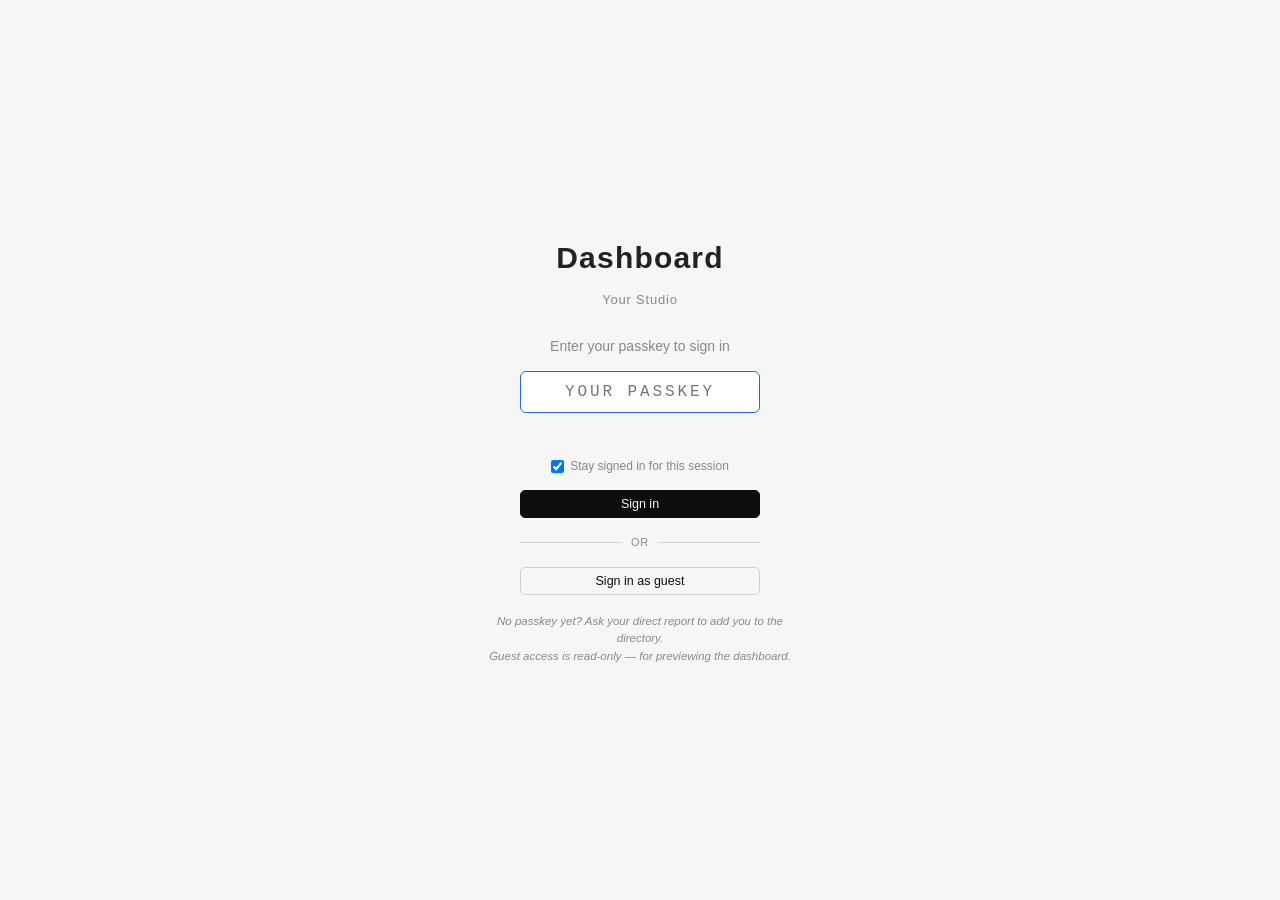
<file: template/index.html>
<!DOCTYPE html>
<html lang="en">
<head>
<meta charset="UTF-8" />
<meta name="viewport" content="width=device-width, initial-scale=1.0" />
<title>Dashboard</title>
<link rel="stylesheet" href="styles.css?v=20260603c" />
</head>
<body>

<!-- ── SIDEBAR ── -->
<aside id="sidebar">
  <div id="sidebar-logo">
    <div id="sidebar-logo-text" class="sidebar-collapsible">
      <div class="studio-label">Your Studio</div>
      <h1 onclick="showHome()">Dashboard</h1>
    </div>
    <button class="icon-btn sidebar-collapsible" onclick="toggleDark()" id="dark-btn" title="Toggle dark mode">
      <svg id="dark-icon" width="16" height="16" viewBox="0 0 24 24" fill="none" stroke="currentColor" stroke-width="2.2" stroke-linecap="round" stroke-linejoin="round">
        <path d="M21 12.79A9 9 0 1 1 11.21 3 7 7 0 0 0 21 12.79z"/>
      </svg>
    </button>
    <button class="icon-btn sidebar-collapsible" onclick="openTeamDirectory()" id="team-btn" title="Team Directory">
      <svg width="16" height="16" viewBox="0 0 24 24" fill="none" stroke="currentColor" stroke-width="2.2" stroke-linecap="round" stroke-linejoin="round">
        <path d="M17 21v-2a4 4 0 0 0-4-4H5a4 4 0 0 0-4 4v2"/>
        <circle cx="9" cy="7" r="4"/>
        <path d="M23 21v-2a4 4 0 0 0-3-3.87"/>
        <path d="M16 3.13a4 4 0 0 1 0 7.75"/>
      </svg>
      <span id="fb-status-dot"></span>
    </button>
    <button class="icon-btn" id="sidebar-toggle" onclick="toggleSidebar()" title="Toggle sidebar">
      <svg width="18" height="18" viewBox="0 0 24 24" fill="none" stroke="currentColor" stroke-width="2.2" stroke-linecap="round" stroke-linejoin="round">
        <line x1="3" y1="6" x2="21" y2="6"/><line x1="3" y1="12" x2="21" y2="12"/><line x1="3" y1="18" x2="21" y2="18"/>
      </svg>
    </button>
  </div>

  <div id="admin-banner" onclick="exitAdminMode()" title="Click to exit Admin Mode">
    Admin Mode — Click to Exit
  </div>

  <div class="sidebar-scroll sidebar-collapsible">
    <div id="sidebar-sections-container"></div>
  </div>

  <div id="admin-toolbar" class="sidebar-collapsible">
    <button class="admin-tool-btn btn-admin" onclick="openAdminTools()" title="Open admin tools" style="color:#fff;border-color:var(--admin-accent);background:var(--admin-accent)">⚙ Admin Tools…</button>
    <input type="file" id="import-file" accept=".json" style="display:none" onchange="importData(event)" />
    <input type="file" id="merge-import-file" accept=".json" style="display:none" onchange="mergeImportData(event)" />
  </div>

</aside>

<!-- ── MAIN ── -->
<main id="main">
  <div id="top-bar">
    <div class="breadcrumb" id="breadcrumb"></div>
    <button id="search-trigger" onclick="openSearchModal()" title="Search (/)">
      <svg viewBox="0 0 24 24" fill="none" stroke="currentColor" stroke-width="2.2" stroke-linecap="round" stroke-linejoin="round">
        <circle cx="11" cy="11" r="7"/><line x1="21" y1="21" x2="16.65" y2="16.65"/>
      </svg>
      Search
      <span class="search-shortcut">/</span>
    </button>
    <!-- Sign-out chip: visible whenever a user is logged in via passkey. Shown
         to the left of the admin lock button so the current identity (and the
         way out) is always reachable from the top bar. -->
    <div id="signout-chip" onclick="signOut()" title="Sign out of this account"></div>
    <button id="admin-btn" onclick="openAdminAuth()" title="Admin Mode">
      <svg id="admin-icon-locked" viewBox="0 0 24 24" fill="none" stroke="currentColor" stroke-width="2.4" stroke-linecap="round" stroke-linejoin="round">
        <rect x="3" y="11" width="18" height="11" rx="2" ry="2"/>
        <path d="M7 11V7a5 5 0 0 1 10 0v4"/>
      </svg>
      <svg id="admin-icon-unlocked" viewBox="0 0 24 24" fill="none" stroke="currentColor" stroke-width="2.4" stroke-linecap="round" stroke-linejoin="round" style="display:none">
        <rect x="3" y="11" width="18" height="11" rx="2" ry="2"/>
        <path d="M7 11V7a5 5 0 0 1 9.9-1"/>
      </svg>
    </button>
  </div>

  <!-- HOME VIEW -->
  <div id="view-home" class="view active">
    <div class="hero-label">Your Department · Your Studio</div>
    <h2 class="hero-title">Dashboard</h2>
    <p class="hero-sub">Browse from the sidebar, or search for anything below.</p>

    <div id="whats-new"></div>

    <div id="search-wrap">
      <input id="search-input" type="text"
        placeholder="Search the handbook…"
        autocomplete="off" onkeydown="if(event.key==='Enter') runHomeSearch()" />
      <button id="search-btn-home" onclick="runHomeSearch()" title="Search">
        <svg viewBox="0 0 24 24" fill="none" stroke="currentColor" stroke-width="2.2" stroke-linecap="round" stroke-linejoin="round">
          <circle cx="11" cy="11" r="7"/><line x1="21" y1="21" x2="16.65" y2="16.65"/>
        </svg>
      </button>
    </div>

  </div>

  <!-- CATEGORY OVERVIEW VIEW -->
  <div id="view-category" class="view">
    <div class="section-inner">
      <div class="section-num-label" id="cv-label">Category</div>
      <h1 class="section-title" id="cv-title">Title</h1>
      <div class="section-desc" id="cv-desc"></div>
      <div class="section-card-grid" id="cv-grid"></div>
    </div>
  </div>

  <!-- SECTION VIEW -->
  <div id="view-section" class="view">
    <div class="section-inner">
      <div class="section-num-label" id="sv-num">Section</div>
      <h1 class="section-title" id="sv-title">Title</h1>
      <div class="section-desc" id="sv-desc"></div>
      <div class="section-actions" id="sv-actions"></div>
      <div class="section-card-grid" id="sv-grid"></div>
    </div>
  </div>

  <!-- ENTRY VIEW -->
  <div id="view-entry" class="view">
    <div class="entry-inner">
      <button class="entry-back" id="ev-back" onclick="backToSection()">← Back</button>
      <div class="entry-id-label" id="ev-id">Entry</div>
      <h1 class="entry-title" id="ev-title">Title</h1>
      <div class="entry-actions">
        <button class="btn btn-secondary" onclick="openEntryEditor(currentEntryId, currentBase)">✎ Edit Entry</button>
      </div>
      <div class="entry-content" id="ev-content"></div>
      <!-- Sub-entries (direct children of this entry) -->
      <div id="ev-children-wrap" style="display:none">
        <div id="ev-children-label" style="font-size:11px;letter-spacing:0.16em;text-transform:uppercase;color:var(--mid);font-weight:700;margin:28px 0 12px;border-top:1px solid var(--border);padding-top:20px">Sub-Entries</div>
        <div class="section-card-grid" id="ev-children-grid"></div>
      </div>
    </div>
  </div>

  <!-- DOCUMENTATION VIEW (admin) -->
  <div id="view-docview" class="view">
    <div id="docview-wrap">
      <aside id="docview-outline"></aside>
      <div id="docview-content"></div>
    </div>
  </div>
</main>

<!-- ── SEARCH MODAL ── -->
<div id="search-modal-overlay" onclick="maybeCloseSearchModal(event)">
  <div id="search-modal">
    <div class="search-modal-header">
      <input id="search-modal-input" type="text" placeholder="Search the handbook…"
             onkeydown="if(event.key==='Enter') performSearchModal(); if(event.key==='Escape') closeSearchModal()" />
      <button id="search-modal-close" onclick="closeSearchModal()" title="Close (Esc)">✕</button>
    </div>
    <div id="search-modal-body">
      <div id="results-count"></div>
      <div id="results-list"></div>
      <button id="add-entry-btn-modal" onclick="openNewEntryEditor()">＋ Add New Handbook Entry</button>
    </div>
  </div>
</div>

<!-- ── PASSWORD MODAL ── -->
<div id="pwd-modal-overlay" class="admin-modal-overlay" onclick="maybeClosePwd(event)">
  <div class="admin-modal" style="max-width:400px" id="pwd-modal">
    <div class="admin-modal-header">
      <div class="admin-modal-title">Admin Access <span class="admin-tag">Protected</span></div>
      <button class="admin-modal-close" onclick="closePwdModal()">✕</button>
    </div>
    <div class="admin-modal-body">
      <div class="lock-icon">🔐</div>
      <div class="pwd-title">Enter Admin Password</div>
      <div class="pwd-sub">Edit handbook entries, add new content, post announcements, and access Documentation View.</div>
      <input id="pwd-input" type="password" placeholder="Password"
             onkeydown="if(event.key==='Enter')checkPassword()" autocomplete="off" />
      <div id="pwd-error"></div>
    </div>
    <div class="admin-modal-footer" style="justify-content:flex-end">
      <button class="btn btn-secondary" onclick="closePwdModal()">Cancel</button>
      <button class="btn btn-primary" onclick="checkPassword()">Unlock</button>
    </div>
  </div>
</div>

<!-- ── ENTRY EDITOR MODAL ── -->
<div id="entry-modal-overlay" class="admin-modal-overlay" onclick="maybeCloseEntry(event)">
  <div class="admin-modal" style="max-width:720px">
    <div class="admin-modal-header">
      <div class="admin-modal-title"><span id="entry-modal-title-text">Edit Entry</span> <span class="admin-tag">Admin</span></div>
      <button class="admin-modal-close" onclick="closeEntryModal()">✕</button>
    </div>
    <div class="admin-modal-body">
      <div class="form-field" id="ef-section-field">
        <label class="form-label">Section</label>
        <select class="form-select" id="ef-section-select" onchange="onSectionSelectChange()"></select>
        <span class="form-hint">The entry ID is assigned automatically.</span>
      </div>
      <div class="form-field" id="ef-new-section-group" style="display:none">
        <label class="form-label">New Section Title</label>
        <input class="form-input" id="ef-new-section-title" type="text" placeholder="New section title — number assigned automatically" />
      </div>
      <div class="form-field">
        <label class="form-label">Entry Title</label>
        <input class="form-input" id="ef-title" type="text" placeholder="Entry title" />
      </div>
      <div class="form-field">
        <label class="form-label">Keywords</label>
        <input class="form-input" id="ef-keywords" type="text" placeholder="keyword one, keyword two…" />
        <span class="form-hint">Comma-separated. Used by the search engine.</span>
      </div>
      <div class="form-field">
        <label class="form-label">Content</label>
        <div class="rt-wrap">
          <div class="rt-toolbar" id="ef-rt-toolbar"></div>
          <div class="rt-editor" id="ef-content-editor" data-placeholder="Write the entry content…"></div>
        </div>
        <span class="form-hint">Use the toolbar to format text. Paste images from clipboard or click 🖼 to upload.</span>
      </div>
    </div>
    <div class="admin-modal-footer">
      <button class="btn btn-danger" id="delete-entry-btn" onclick="deleteCurrentEntry()">Delete Entry</button>
      <div style="display:flex;gap:8px">
        <button class="btn btn-secondary" onclick="closeEntryModal()">Cancel</button>
        <button class="btn btn-primary" onclick="saveEntry()">Save</button>
      </div>
    </div>
  </div>
</div>

<!-- ── SECTION EDITOR MODAL ── -->
<div id="section-modal-overlay" class="admin-modal-overlay" onclick="maybeCloseSection(event)">
  <div class="admin-modal" style="max-width:540px">
    <div class="admin-modal-header">
      <div class="admin-modal-title"><span id="section-modal-title-text">Edit Section</span> <span class="admin-tag">Admin</span></div>
      <button class="admin-modal-close" onclick="closeSectionModal()">✕</button>
    </div>
    <div class="admin-modal-body">
      <div class="form-field">
        <label class="form-label">Section Title</label>
        <input class="form-input" id="sef-title" type="text" placeholder="Section title" />
      </div>
      <div class="form-field">
        <label class="form-label">Description</label>
        <div class="rt-wrap">
          <div class="rt-toolbar" id="sef-rt-toolbar"></div>
          <div class="rt-editor" id="sef-desc-editor" data-placeholder="Brief description shown on the section page. Use the toolbar to format."></div>
        </div>
        <span class="form-hint">Supports formatting, links, and images — same toolbar as entry editor.</span>
      </div>
      <div class="form-field" id="sef-passkey-row" style="display:none">
        <label class="form-label">Edit Passkey <span style="font-weight:400;text-transform:none;letter-spacing:0">(share with users who can edit this section)</span></label>
        <div style="display:flex;gap:6px">
          <input class="form-input" id="sef-passkey" type="text" readonly style="flex:1;font-family:'Consolas','Courier New',monospace;letter-spacing:0.08em" />
          <button type="button" class="btn btn-secondary" onclick="copySectionPasskey()" title="Copy">📋</button>
          <button type="button" class="btn btn-secondary" onclick="regenerateSectionPasskey()" title="Generate a new passkey (invalidates the old one)">🔄</button>
        </div>
        <span class="form-hint">Anyone with this passkey can add/edit/delete entries within this project section. They cannot edit other sections.</span>
      </div>
    </div>
    <div class="admin-modal-footer">
      <button class="btn btn-danger" id="delete-section-btn" onclick="deleteCurrentSection()">Delete Section</button>
      <div style="display:flex;gap:8px">
        <button class="btn btn-secondary" onclick="closeSectionModal()">Cancel</button>
        <button class="btn btn-primary" onclick="saveSection()">Save</button>
      </div>
    </div>
  </div>
</div>

<!-- ── SIDEBAR-ITEM EDITOR (Quick Links / Team Directory) ── -->
<div id="si-modal-overlay" class="admin-modal-overlay" onclick="maybeCloseSI(event)">
  <div class="admin-modal" style="max-width:460px">
    <div class="admin-modal-header">
      <div class="admin-modal-title">Edit Sidebar Link <span class="admin-tag">Admin</span></div>
      <button class="admin-modal-close" onclick="closeSIModal()">✕</button>
    </div>
    <div class="admin-modal-body">
      <div class="form-field">
        <label class="form-label">Display Text</label>
        <input class="form-input" id="si-text" type="text" />
      </div>
      <div class="form-field">
        <label class="form-label">URL <span style="font-weight:400;text-transform:none">(leave blank for placeholder)</span></label>
        <input class="form-input" id="si-href" type="text" placeholder="https://..." />
      </div>
      <div class="form-field">
        <label class="form-label">Visibility</label>
        <select class="form-select" id="si-visible">
          <option value="true">Visible</option>
          <option value="false">Hidden (admin only)</option>
        </select>
      </div>
    </div>
    <div class="admin-modal-footer">
      <button class="btn btn-danger" onclick="deleteSidebarItem()">Remove</button>
      <div style="display:flex;gap:8px">
        <button class="btn btn-secondary" onclick="closeSIModal()">Cancel</button>
        <button class="btn btn-primary" onclick="saveSidebarItem()">Save</button>
      </div>
    </div>
  </div>
</div>

<!-- ── ANNOUNCEMENT EDITOR ── -->
<div id="ann-modal-overlay" class="admin-modal-overlay" onclick="maybeCloseAnn(event)">
  <div class="admin-modal" style="max-width:500px">
    <div class="admin-modal-header">
      <div class="admin-modal-title"><span id="ann-modal-title-text">New Announcement</span> <span class="admin-tag">Admin</span></div>
      <button class="admin-modal-close" onclick="closeAnnModal()">✕</button>
    </div>
    <div class="admin-modal-body">
      <div class="form-field">
        <label class="form-label">Message</label>
        <textarea class="form-textarea" id="ann-text-input" rows="4" placeholder="Announcement message…"></textarea>
      </div>
      <div class="form-field">
        <label class="form-label">Author / Tag <span style="font-weight:400;text-transform:none">(optional)</span></label>
        <input class="form-input" id="ann-author-input" type="text" placeholder="e.g. Piper, AD…" />
      </div>
    </div>
    <div class="admin-modal-footer">
      <button class="btn btn-danger" id="delete-ann-btn" onclick="deleteCurrentAnn()">Delete</button>
      <div style="display:flex;gap:8px">
        <button class="btn btn-secondary" onclick="closeAnnModal()">Cancel</button>
        <button class="btn btn-primary" onclick="saveAnn()">Post</button>
      </div>
    </div>
  </div>
</div>

<!-- ── LIGHTBOX ── -->
<div id="lightbox-overlay" onclick="maybeCloseLightbox(event)">
  <div id="lightbox-stage" id="lightbox-stage">
    <img id="lightbox-img" alt="" onclick="event.stopPropagation()" />
  </div>
  <button id="lightbox-close-corner" onclick="closeLightbox()" title="Close (Esc)">✕ Close</button>
  <div class="lightbox-controls" onclick="event.stopPropagation()">
    <button class="lb-btn" onclick="zoomLightbox(-0.25)" title="Zoom out (-)">−</button>
    <div id="lightbox-zoom-label">100%</div>
    <button class="lb-btn" onclick="zoomLightbox(0.25)" title="Zoom in (+)">+</button>
    <button class="lb-btn" onclick="resetLightboxZoom()" title="Reset zoom (0)">Reset</button>
  </div>
</div>

<!-- ── TEAM DIRECTORY MODAL ── -->
<div id="team-modal-overlay" onclick="maybeCloseTeamModal(event)">
  <div id="team-modal">
    <div id="team-modal-header">
      <div id="team-modal-title">
        <svg width="20" height="20" viewBox="0 0 24 24" fill="none" stroke="currentColor" stroke-width="2" stroke-linecap="round" stroke-linejoin="round">
          <path d="M17 21v-2a4 4 0 0 0-4-4H5a4 4 0 0 0-4 4v2"/>
          <circle cx="9" cy="7" r="4"/>
          <path d="M23 21v-2a4 4 0 0 0-3-3.87"/>
          <path d="M16 3.13a4 4 0 0 1 0 7.75"/>
        </svg>
        Team Directory
      </div>
      <div id="team-modal-actions">
        <button class="btn btn-admin" id="team-passkeys-btn" onclick="openAllPasskeys()" style="display:none">🔑 All Passkeys</button>
        <button class="btn btn-primary" onclick="openNewTeamMember()">＋ Add Team Member</button>
        <button class="btn btn-secondary" onclick="closeTeamModal()">Close</button>
      </div>
    </div>
    <div id="team-modal-body">
      <div class="team-roster-grid" id="team-roster-grid"></div>
    </div>
  </div>
</div>

<!-- ── TEAM MEMBER DETAIL MODAL ── -->
<div id="tm-detail-overlay" onclick="maybeCloseTmDetail(event)">
  <div id="tm-detail">
    <div class="tm-detail-header">
      <div class="tm-detail-title" id="tm-detail-title">Team Member</div>
      <div style="display:flex;gap:6px">
        <button class="tm-detail-mode-toggle" id="tm-mode-btn" onclick="toggleTmEditMode()">✎ Edit</button>
        <button class="admin-modal-close" onclick="closeTmDetail()">✕</button>
      </div>
    </div>
    <div class="tm-detail-body" id="tm-detail-body"></div>
    <div class="tm-detail-footer">
      <button class="btn btn-danger" id="tm-delete-btn" onclick="deleteCurrentTm()" style="display:none">Delete Profile</button>
      <div style="display:flex;gap:8px;margin-left:auto">
        <button class="btn btn-secondary" onclick="closeTmDetail()">Close</button>
        <button class="btn btn-primary" id="tm-save-btn" onclick="saveTm()" style="display:none">Save</button>
      </div>
    </div>
  </div>
</div>

<!-- ── ALL PASSKEYS modal (admin only) — quick lookup + rotation ── -->
<div id="pk-modal-overlay" class="admin-modal-overlay" onclick="maybeClosePk(event)">
  <div class="admin-modal" style="max-width:760px">
    <div class="admin-modal-header">
      <div class="admin-modal-title">🔑 All Passkeys <span class="admin-tag">Admin</span></div>
      <button class="admin-modal-close" onclick="closeAllPasskeys()">✕</button>
    </div>
    <div class="admin-modal-body" style="max-height:70vh">
      <div class="syn-help">
        Quick reference for support: every team member has a unique 8-char passkey that lets them edit their own profile.
        Use 📋 to copy a code (e.g. to paste into a DM), or ↻ to rotate one if it was compromised.
        Rotating instantly invalidates the old code.
      </div>
      <div class="pk-search-row">
        <input class="form-input" id="pk-filter" type="text" placeholder="Filter by name, slack, or passkey…"
          oninput="renderPasskeysTable()" autocomplete="off"/>
      </div>
      <div id="pk-table-wrap"></div>
    </div>
    <div class="admin-modal-footer">
      <div style="font-size:11.5px;color:var(--mid)">Codes are stored in the same backup as the rest of the directory.</div>
      <button class="btn btn-primary" onclick="closeAllPasskeys()">Close</button>
    </div>
  </div>
</div>

<!-- ── KPI VIEWER MODAL (per team-member quarterly report) ── -->
<!-- Opened from the "📊 Open KPI Report" button on each team-member profile.
     Owns its own modal so KPI workspace doesn't compete with profile editing
     for screen real estate. Re-rendered via renderKpiViewer(). -->
<div id="kpi-overlay" onclick="maybeCloseKpi(event)">
  <div id="kpi-modal">
    <div class="kpi-modal-header">
      <div class="kpi-modal-avatar" id="kpi-modal-avatar"></div>
      <div>
        <div class="kpi-modal-name" id="kpi-modal-name">Team Member</div>
        <div class="kpi-modal-sub" id="kpi-modal-sub"></div>
      </div>
      <div class="kpi-modal-spacer"></div>
      <button class="admin-modal-close" onclick="closeKpiViewer()" type="button" title="Close (Esc)">✕</button>
    </div>
    <div id="kpi-modal-body"></div>
  </div>
</div>

<!-- ── SYNONYMS EDITOR MODAL ── -->
<div id="syn-modal-overlay" class="admin-modal-overlay" onclick="maybeCloseSyn(event)">
  <div class="admin-modal" style="max-width:760px">
    <div class="admin-modal-header">
      <div class="admin-modal-title">🧠 Manage Search Synonyms <span class="admin-tag">Admin</span></div>
      <button class="admin-modal-close" onclick="closeSynModal()">✕</button>
    </div>
    <div class="admin-modal-body" style="max-height:65vh">
      <div class="syn-help">
        Each row is a <strong>group of related/equivalent terms</strong>. When a user searches for any term in a group, the others get boosted as concept matches. The first term is just convention — order doesn't matter.<br>
        <strong>Auto-extension:</strong> every handbook entry's <em>keywords</em> are also treated as a synonym group automatically, so you mainly need to add cross-section concept bridges here.
      </div>
      <div id="syn-groups-list"></div>
      <button class="admin-add-btn" style="display:block" onclick="addSynGroup()">＋ Add New Synonym Group</button>
    </div>
    <div class="admin-modal-footer">
      <button class="btn btn-secondary" onclick="resetSynonymsToDefault()">↺ Reset to Defaults</button>
      <div style="display:flex;gap:8px">
        <button class="btn btn-secondary" onclick="closeSynModal()">Cancel</button>
        <button class="btn btn-primary" onclick="saveSynonyms()">Save Synonyms</button>
      </div>
    </div>
  </div>
</div>

<!-- ── SITE SETTINGS MODAL (admin) ── -->
<div id="settings-modal-overlay" class="admin-modal-overlay" onclick="maybeCloseSettings(event)">
  <div class="admin-modal" style="max-width:580px">
    <div class="admin-modal-header">
      <div class="admin-modal-title">⚙ Site Settings <span class="admin-tag">Admin</span></div>
      <button class="admin-modal-close" onclick="closeSettingsModal()">✕</button>
    </div>
    <div class="admin-modal-body">
      <div style="background:var(--admin-accent-light);padding:10px 14px;border-radius:5px;font-size:12px;color:var(--text-body);margin-bottom:6px">
        Changes apply across the whole dashboard and sync to everyone via Firebase.
      </div>
      <div class="form-field">
        <label class="form-label">Dashboard Name</label>
        <input class="form-input" id="set-siteName" type="text" placeholder="Dashboard" />
        <span class="form-hint">Shown in the sidebar logo, home page hero, browser tab title, and breadcrumb.</span>
      </div>
      <div class="form-field">
        <label class="form-label">Studio Name</label>
        <input class="form-input" id="set-studioName" type="text" placeholder="Your Studio" />
        <span class="form-hint">Shown under the dashboard name in the sidebar and home hero.</span>
      </div>
      <div class="form-field">
        <label class="form-label">Department Name</label>
        <input class="form-input" id="set-departmentName" type="text" placeholder="Your Department" />
        <span class="form-hint">Prefixes the studio name above the home page title.</span>
      </div>
      <div class="form-field">
        <label class="form-label">Home Page Subtitle</label>
        <textarea class="form-textarea" id="set-heroSub" rows="2" placeholder="Browse the handbook from the sidebar, or search for anything below." style="min-height:60px"></textarea>
        <span class="form-hint">The grey description text under the home page title.</span>
      </div>
      <div style="font-size:11px;color:var(--mid);font-style:italic;padding:4px 2px">
        💡 To rename a sidebar category (Handbook, Quick Links, Projects, custom), click the ✎ pencil that appears next to its label in the sidebar.
      </div>

      <!-- Search engine toggles -->
      <div style="border-top:1px solid var(--border);padding-top:14px;margin-top:4px">
        <div style="font-size:11px;letter-spacing:0.1em;text-transform:uppercase;color:var(--mid);font-weight:700;margin-bottom:8px">Search</div>
        <label style="display:flex;align-items:flex-start;gap:10px;cursor:pointer;user-select:none">
          <input type="checkbox" id="set-kwSearch" style="margin-top:3px;width:16px;height:16px;cursor:pointer" />
          <div style="flex:1">
            <div style="font-size:13.5px;font-weight:500">Enable keyword-based search</div>
            <div class="form-hint" style="margin-top:2px">The classic search path: matches titles, keywords, content, and the Synonyms list (with stemming + bigrams). Best for exact terms, IDs, and acronyms. Also covers Quick Links and section descriptions.</div>
          </div>
        </label>
        <label style="display:flex;align-items:flex-start;gap:10px;cursor:pointer;user-select:none;margin-top:10px">
          <input type="checkbox" id="set-aiSearch" style="margin-top:3px;width:16px;height:16px;cursor:pointer" />
          <div style="flex:1">
            <div style="font-size:13.5px;font-weight:500">Enable AI-powered semantic search</div>
            <div class="form-hint" style="margin-top:2px">Uses a small in-browser AI model (MiniLM, ~25 MB) to find entries by meaning rather than exact words. Runs fully client-side — no API key, no data leaves the browser. When both toggles are on, the two are blended for the best of each.</div>
          </div>
        </label>
        <div id="search-both-off-warning" style="display:none;margin-top:10px;padding:8px 12px;background:var(--admin-accent-light);border-left:3px solid var(--admin-accent);border-radius:3px;font-size:12px;color:var(--text-body)">
          ⚠ Both search modes are off — the search box will return no results until at least one is re-enabled.
        </div>
      </div>

      <!-- Favicon -->
      <div style="border-top:1px solid var(--border);padding-top:14px;margin-top:4px">
        <div style="font-size:11px;letter-spacing:0.1em;text-transform:uppercase;color:var(--mid);font-weight:700;margin-bottom:8px">Favicon</div>
        <div style="display:flex;align-items:center;gap:14px">
          <div id="favicon-preview" style="width:48px;height:48px;border:1px solid var(--border);border-radius:6px;display:flex;align-items:center;justify-content:center;background:var(--bg-form-input);overflow:hidden">
            <span style="color:var(--mid);font-size:10px">none</span>
          </div>
          <div style="flex:1">
            <button type="button" class="btn btn-secondary" onclick="uploadFavicon()">📁 Upload favicon</button>
            <button type="button" class="btn btn-secondary" id="favicon-clear-btn" onclick="clearFavicon()" style="display:none;margin-left:6px">Remove</button>
            <div class="form-hint" style="margin-top:4px">.ico file, max 64 KB. Appears as the browser tab icon.</div>
          </div>
        </div>
      </div>

      <!-- Theme colors -->
      <div style="border-top:1px solid var(--border);padding-top:14px;margin-top:4px">
        <div style="font-size:11px;letter-spacing:0.1em;text-transform:uppercase;color:var(--mid);font-weight:700;margin-bottom:8px">Theme Colors</div>
        <div style="display:grid;grid-template-columns:1fr 1fr;gap:18px">
          <div>
            <div style="font-size:11px;font-weight:600;color:var(--black);margin-bottom:6px;display:flex;align-items:center;gap:5px">☀️ Light Mode</div>
            <div class="theme-color-row"><label>Accent</label><input type="color" id="theme-light-accent" /></div>
            <div class="theme-color-row"><label>Background</label><input type="color" id="theme-light-bg" /></div>
            <div class="theme-color-row"><label>Text</label><input type="color" id="theme-light-text" /></div>
            <div class="theme-color-row"><label>Sidebar BG</label><input type="color" id="theme-light-sidebar" /></div>
          </div>
          <div>
            <div style="font-size:11px;font-weight:600;color:var(--black);margin-bottom:6px;display:flex;align-items:center;gap:5px">🌙 Dark Mode</div>
            <div class="theme-color-row"><label>Accent</label><input type="color" id="theme-dark-accent" /></div>
            <div class="theme-color-row"><label>Background</label><input type="color" id="theme-dark-bg" /></div>
            <div class="theme-color-row"><label>Text</label><input type="color" id="theme-dark-text" /></div>
            <div class="theme-color-row"><label>Sidebar BG</label><input type="color" id="theme-dark-sidebar" /></div>
          </div>
        </div>
        <div class="form-hint" style="margin-top:8px">Changes preview live in the open tab. Save to apply for everyone (via Firestore).</div>
      </div>
    </div>
    <div class="admin-modal-footer">
      <button class="btn btn-secondary" onclick="resetSiteSettings()">↺ Reset to Defaults</button>
      <div style="display:flex;gap:8px">
        <button class="btn btn-secondary" onclick="closeSettingsModal()">Cancel</button>
        <button class="btn btn-primary" onclick="saveSiteSettings()">Save</button>
      </div>
    </div>
  </div>
</div>

<!-- ── CATEGORY EDITOR MODAL (admin) ── -->
<div id="cat-modal-overlay" class="admin-modal-overlay" onclick="maybeCloseCat(event)">
  <div class="admin-modal" style="max-width:480px">
    <div class="admin-modal-header">
      <div class="admin-modal-title"><span id="cat-modal-title-text">New Category</span> <span class="admin-tag">Admin</span></div>
      <button class="admin-modal-close" onclick="closeCatModal()">✕</button>
    </div>
    <div class="admin-modal-body">
      <div class="form-field">
        <label class="form-label">Category Label</label>
        <input class="form-input" id="cat-label-input" type="text" placeholder="e.g. Onboarding, Tech Stack, Pipeline Specs" />
        <span class="form-hint">Shown in the sidebar as a top-level group, like Handbook or Projects.</span>
      </div>
    </div>
    <div class="admin-modal-footer">
      <button class="btn btn-danger" id="delete-cat-btn" onclick="deleteCurrentCategory()" style="display:none">Delete Category</button>
      <div style="display:flex;gap:8px;margin-left:auto">
        <button class="btn btn-secondary" onclick="closeCatModal()">Cancel</button>
        <button class="btn btn-primary" onclick="saveCategory()">Save</button>
      </div>
    </div>
  </div>
</div>

<!-- ── BACK-TO-HOME FAB ── -->
<button id="back-to-home-fab" onclick="showHome()" title="Back to home">
  <span class="fab-tooltip">Back to home</span>
  <svg viewBox="0 0 24 24" fill="none" stroke="currentColor" stroke-width="2.2" stroke-linecap="round" stroke-linejoin="round">
    <path d="M3 12 L12 3 L21 12"/>
    <path d="M5 10 V20 a1 1 0 0 0 1 1 H10 V14 H14 V21 H18 a1 1 0 0 0 1 -1 V10"/>
  </svg>
</button>

<!-- ── TOAST ── -->
<div id="save-toast">Changes saved</div>
<div id="save-indicator"><span class="si-dot"></span><span class="si-label">Saving…</span></div>

<!-- ── UNDER MAINTENANCE overlay (blocks the GUI while Firebase is unreachable) ── -->
<div id="maint-overlay">
  <div class="maint-box">
    <div class="maint-spinner" aria-hidden="true"></div>
    <div class="maint-title">LOADING…</div>
    <div class="maint-sub" id="maint-sub">Connecting to the dashboard…</div>
    <button id="maint-skip" class="maint-skip" title="Admin: skip this screen" onclick="maintShowPwd()">⏭</button>
    <div id="maint-pwd-wrap" class="maint-pwd-wrap">
      <input id="maint-pwd" type="password" placeholder="Admin password" autocomplete="off"
        onkeydown="if(event.key==='Enter'){event.preventDefault();maintTryPwd();}" />
      <button class="btn btn-primary" onclick="maintTryPwd()">Enter</button>
      <div id="maint-pwd-err" class="maint-pwd-err"></div>
    </div>
  </div>
</div>

<!-- ── LOGIN overlay (passkey gate, first gate before the dashboard) ── -->
<!-- Shown on every load until a team-member passkey OR the admin password is
     entered. Successful entry → "Welcome, [Slack Name]!" fade → maintenance/
     loading overlay → home. -->
<div id="login-overlay" role="dialog" aria-label="Sign in">
  <div class="login-box">
    <div class="login-logo" id="login-site-name">Dashboard</div>
    <div class="login-sub-logo" id="login-studio-name">Your Studio</div>
    <div class="login-title">Enter your passkey to sign in</div>
    <!-- Passkeys are short shared 8-char codes, not user-private secrets — they
         live in the admin's "All Passkeys" lookup. Showing the characters as
         the user types makes login easier and avoids the usual typo-in-a-
         masked-field frustration. -->
    <input id="login-pwd" type="text" placeholder="Your passkey" autocomplete="off"
      autocapitalize="characters" spellcheck="false" maxlength="64"
      onkeydown="if(event.key==='Enter'){event.preventDefault();loginTry();}" />
    <div class="login-err" id="login-err"></div>
    <label class="login-remember">
      <input type="checkbox" id="login-remember" checked />
      Stay signed in for this session
    </label>
    <button class="btn btn-primary" id="login-submit" onclick="loginTry()">Sign in</button>
    <div class="login-or"><span>or</span></div>
    <button class="btn btn-secondary" id="login-guest" onclick="loginAsGuest()">Sign in as guest</button>
    <div class="login-helper">
      No passkey yet? Ask your direct report to add you to the directory.<br>
      Guest access is read-only — for previewing the dashboard.
    </div>
  </div>
</div>

<!-- ── SIGN-IN progress (dim backdrop shown while a sign-in is in flight, so the
     transition never looks like the click failed) ── -->
<div id="login-busy" aria-hidden="true">
  <div class="login-busy-card">
    <div class="login-busy-spinner" aria-hidden="true"></div>
    <div class="login-busy-text" id="login-busy-text">Signing you in…</div>
  </div>
</div>

<!-- ── WELCOME fade (post-login transition) ── -->
<div id="welcome-overlay" aria-hidden="true">
  <div class="welcome-msg" id="welcome-msg">Welcome!</div>
  <div class="welcome-sub" id="welcome-sub"></div>
</div>

<!-- ── CUSTOM ALERT / CONFIRM / PROMPT MODAL ──
     Single shared modal element that replaces the browser's native alert(),
     confirm(), and prompt() dialogs. Coherent with the dashboard styling
     (reuses .admin-modal*) and supports keyboard-driven flow (Enter = OK,
     Esc = Cancel). The body innerHTML is set via the helper so callers can
     pass minimal HTML (e.g. <strong>) — they should NOT pass user-controlled
     strings unsanitized; the helper auto-escapes plain-text messages. -->
<div id="custom-modal-overlay" class="admin-modal-overlay" onclick="_customModalBackdropClick(event)">
  <div class="admin-modal" style="max-width:440px">
    <div class="admin-modal-header">
      <div class="admin-modal-title" id="custom-modal-title">Confirm</div>
      <button class="admin-modal-close" onclick="_customModalResolve(null)" type="button">✕</button>
    </div>
    <div class="admin-modal-body" style="padding-top:14px;padding-bottom:14px">
      <div id="custom-modal-message" style="font-size:13.5px;line-height:1.55;color:var(--text-body);white-space:pre-wrap"></div>
      <input class="form-input" id="custom-modal-input" type="text" style="display:none;margin-top:12px"
        onkeydown="if(event.key==='Enter'){event.preventDefault();_customModalResolve(true);}"/>
    </div>
    <div class="admin-modal-footer">
      <button class="btn btn-secondary" id="custom-modal-cancel" onclick="_customModalResolve(null)" type="button">Cancel</button>
      <button class="btn btn-primary"   id="custom-modal-ok"     onclick="_customModalResolve(true)" type="button">OK</button>
    </div>
  </div>
</div>

<!-- ── NEW PROFILE PASSKEY notice (one-time, shown after profile creation) ── -->
<div id="new-pk-overlay" role="dialog" aria-modal="true" aria-labelledby="new-pk-title-el">
  <div class="new-pk-card">
    <div class="new-pk-title" id="new-pk-title-el">🔑 Save This Passkey!</div>
    <div class="new-pk-intro" id="new-pk-intro">Profile saved.</div>
    <div class="new-pk-code" id="new-pk-code">— — — — — — — —</div>
    <div class="new-pk-warn">
      This is the ONLY way to edit your profile later. <strong>Copy it somewhere safe</strong> — a password manager,
      a note to yourself, anywhere. If you lose it, an admin will need to regenerate it for you.
    </div>
    <div class="new-pk-actions">
      <button id="new-pk-copy-btn" class="btn btn-primary" onclick="copyNewPasskey()">📋 Copy passkey</button>
      <button class="btn btn-secondary" onclick="closeNewPasskey()">I saved it</button>
    </div>
  </div>
</div>


<!-- Rich-text editor engine: a vendored, fully-offline Tiptap bundle built from
     esm.sh. Defines window.__TIPTAP_BUNDLE. If this file is absent, the editor
     transparently falls back to loading Tiptap from the CDN (needs internet). -->
<script src="tiptap-bundle.js?v=2"></script>
<script src="src/util/escape.js"></script>
<script src="src/util/dom.js"></script>
<script src="src/ui/modal.js"></script>
<script src="src/ui/dark-mode.js"></script>
<script src="src/kpi/quarter.js"></script>
<script src="src/kpi/csv-parser.js?v=3"></script>
<script src="firebase-config.js"></script>
<script src="src/firebase.js"></script>
<script src="src/data/model.js"></script>
<script src="src/admin/data-tools.js"></script>
<script src="src/admin/admin-tools.js"></script>
<script src="src/auth/session.js"></script>
<script src="src/auth/access.js"></script>
<script src="src/auth/admin-password.js"></script>
<script src="src/auth/bind.js"></script>
<script src="src/search/embeddings.js"></script>
<script src="src/search/engine.js"></script>
<script src="src/search/modal-ui.js"></script>
<script src="src/ui/lightbox.js"></script>
<script src="src/ui/keyboard.js"></script>
<script src="src/ui/sidebar.js"></script>
<script src="src/editor/rich-text.js"></script>
<script src="src/modals/editors.js"></script>
<script src="src/modals/announcements.js"></script>
<script src="src/modals/synonyms.js"></script>
<script src="src/modals/settings.js"></script>
<script src="src/modals/category.js"></script>
<script src="src/data/backup.js"></script>
<script src="src/team/team-directory.js"></script>
<script src="src/views/navigation.js"></script>
<script src="src/views/docview.js"></script>
<script src="src/ui/login.js"></script>
<script src="src/app.js"></script>
</body>
</html>
</file>
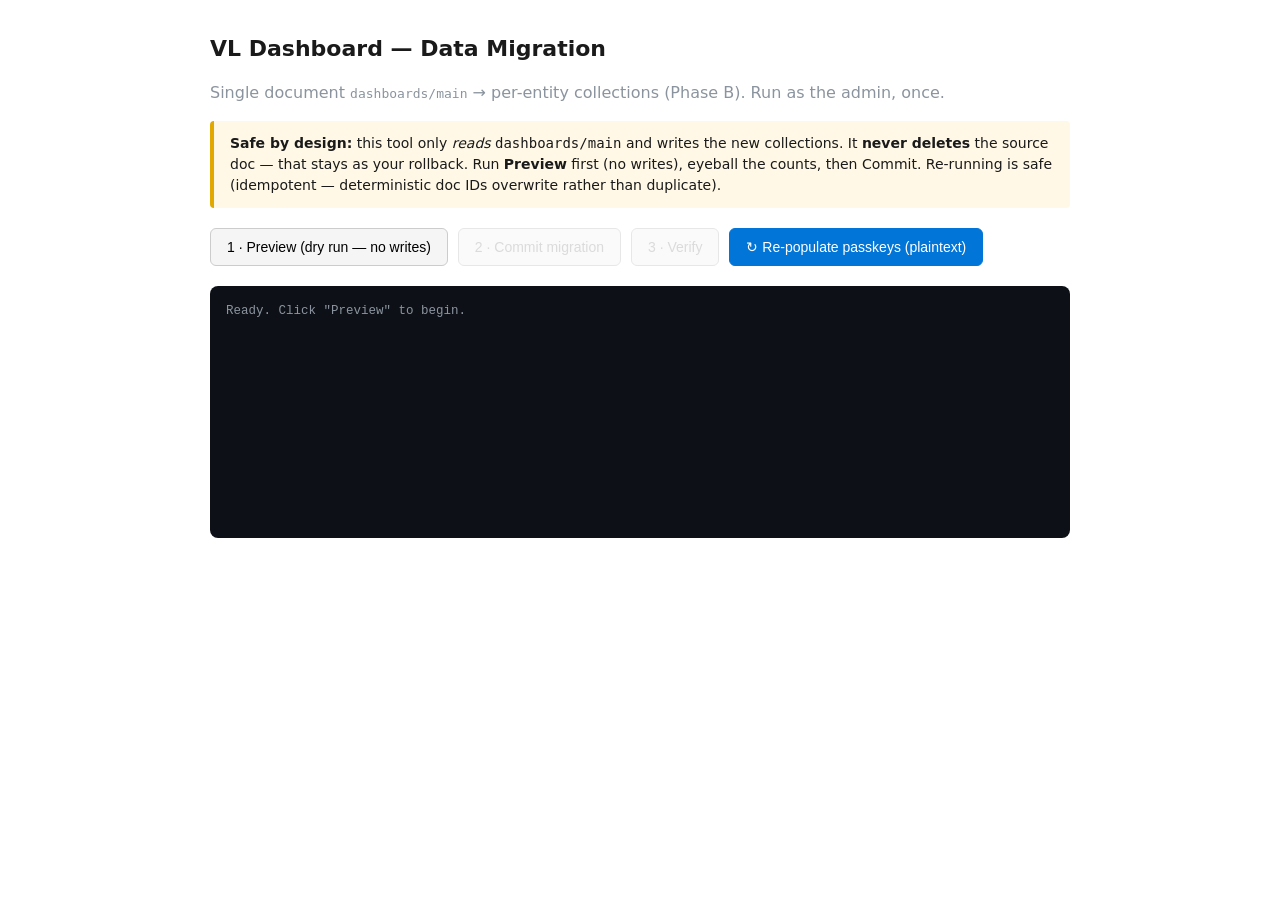
<file: migrate.html>
<!DOCTYPE html>
<html lang="en">
<head>
<meta charset="UTF-8" />
<meta name="viewport" content="width=device-width, initial-scale=1.0" />
<title>VL Dashboard — Data Migration</title>
<style>
  body { font-family: 'Segoe UI', system-ui, sans-serif; max-width: 860px; margin: 32px auto; padding: 0 20px; color: #1a1a1a; line-height: 1.5; }
  h1 { font-size: 22px; }
  .warn { background: #fff8e6; border-left: 4px solid #e0a800; padding: 12px 16px; border-radius: 4px; font-size: 14px; }
  .steps { display: flex; gap: 10px; flex-wrap: wrap; margin: 20px 0; }
  button { font-size: 14px; padding: 10px 16px; border-radius: 6px; border: 1px solid #ccc; background: #f5f5f5; cursor: pointer; }
  button:disabled { opacity: 0.45; cursor: not-allowed; }
  #btn-commit:not(:disabled) { background: #d9534f; color: #fff; border-color: #d9534f; }
  #btn-verify:not(:disabled) { background: #0275d8; color: #fff; border-color: #0275d8; }
  #log { background: #0d1117; color: #c9d1d9; padding: 16px; border-radius: 8px; font-family: 'Consolas','Courier New',monospace; font-size: 12.5px; white-space: pre-wrap; min-height: 220px; max-height: 60vh; overflow-y: auto; }
  .ok { color: #3fb950; } .err { color: #f85149; } .head { color: #d2a8ff; font-weight: 700; } .dim { color: #8b949e; }
</style>
</head>
<body>
<h1>VL Dashboard — Data Migration</h1>
<p class="dim">Single document <code>dashboards/main</code> → per-entity collections (Phase B). Run as the admin, once.</p>
<div class="warn">
  <strong>Safe by design:</strong> this tool only <em>reads</em> <code>dashboards/main</code> and writes the new
  collections. It <strong>never deletes</strong> the source doc — that stays as your rollback. Run
  <strong>Preview</strong> first (no writes), eyeball the counts, then Commit. Re-running is safe (idempotent —
  deterministic doc IDs overwrite rather than duplicate).
</div>
<div class="steps">
  <button id="btn-preview">1 · Preview (dry run — no writes)</button>
  <button id="btn-commit" disabled>2 · Commit migration</button>
  <button id="btn-verify" disabled>3 · Verify</button>
  <button id="btn-repop" style="background:#0275d8;color:#fff;border-color:#0275d8">↻ Re-populate passkeys (plaintext)</button>
</div>
<div id="log"></div>

<script>
// Same project as the app. Public client key by design (security is in the rules).
const FIREBASE_CONFIG = {
  apiKey: "AIzaSyBx1DVX_duRg1_ueNLoeg3fl5L4Of0a81c",
  authDomain: "mcs-vl-dashboard.firebaseapp.com",
  projectId: "mcs-vl-dashboard",
  storageBucket: "mcs-vl-dashboard.firebasestorage.app",
  messagingSenderId: "870550200391",
  appId: "1:870550200391:web:2ebe322f936391d0845162"
};

// Doc-ID conventions — MUST match src/data/model.js so the migrated data is
// exactly what the live app reads once USE_NEW_DATA_MODEL flips.
const SEP = '__';
const entryDocId   = (base, id)  => base + SEP + id;
const sectionDocId = (base, num) => base + SEP + num;
const sectionNumOf = (id) => String(id).split('.')[0];
// Entry doc shape — MUST match src/data/model.js _entryDocData (base +
// denormalized sectionNum so the strict rules can verify project unlocks).
const entryDoc = (e, base) => Object.assign({}, e, { base, sectionNum: sectionNumOf(e.id) });

let _db, _doc, _getDoc, _setDoc, _getDocs, _collection, _writeBatch;
let _source = null;        // the dashboards/main data
let _plan = null;          // computed write plan from preview

const logEl = document.getElementById('log');
function log(msg, cls) { const s = document.createElement('span'); if (cls) s.className = cls; s.textContent = msg + '\n'; logEl.appendChild(s); logEl.scrollTop = logEl.scrollHeight; }

async function sha256Hex(str) {
  const buf = await crypto.subtle.digest('SHA-256', new TextEncoder().encode(str));
  return [...new Uint8Array(buf)].map(b => b.toString(16).padStart(2, '0')).join('');
}
function randomHex(bytes) { const a = new Uint8Array(bytes); crypto.getRandomValues(a); return [...a].map(b => b.toString(16).padStart(2, '0')).join(''); }
function stripPasskey(o) { const c = Object.assign({}, o); delete c.passkey; return c; }

async function connect() {
  if (_db) return;
  const { initializeApp } = await import('https://www.gstatic.com/firebasejs/10.13.2/firebase-app.js');
  const fs = await import('https://www.gstatic.com/firebasejs/10.13.2/firebase-firestore.js');
  const app = initializeApp(FIREBASE_CONFIG);
  _db = fs.getFirestore(app);
  _doc = fs.doc; _getDoc = fs.getDoc; _setDoc = fs.setDoc; _getDocs = fs.getDocs; _collection = fs.collection; _writeBatch = fs.writeBatch;
  log('Connected to Firestore project: ' + FIREBASE_CONFIG.projectId, 'ok');
}

async function readSource() {
  const snap = await _getDoc(_doc(_db, 'dashboards', 'main'));
  if (!snap.exists()) throw new Error('dashboards/main does not exist — nothing to migrate.');
  return snap.data();
}

// Count inline base64 images (informational — relevant to the later cleanup).
function scanBase64(entries) {
  let count = 0, approxBytes = 0;
  const re = /data:image\/[a-zA-Z0-9.+-]+;base64,([^"')\s]+)/g;
  for (const e of entries) {
    const html = String(e.content || ''); let m;
    while ((m = re.exec(html)) !== null) { count++; approxBytes += Math.floor(m[1].length * 0.75); }
  }
  return { count, approxBytes };
}

// Build the full write plan (no writes yet). Returns { writes:[{coll,id,data}], secrets:[...], counts }.
function buildPlan(src) {
  const writes = [];
  const push = (coll, id, data) => writes.push({ coll, id, data });

  const handbook       = src.handbook || [];
  const projectEntries = src.projectEntries || [];
  const sections       = src.sections || [];
  const projects       = src.projects || [];
  const cats           = src.customCategories || [];
  const team           = src.team || [];
  const anns           = src.announcements || [];

  // entries
  for (const e of handbook)       push('entries', entryDocId('handbook', e.id), entryDoc(e, 'handbook'));
  for (const e of projectEntries) push('entries', entryDocId('projects', e.id), entryDoc(e, 'projects'));
  // sections (strip passkeys → project-secrets handled below)
  for (const s of sections) push('sections', sectionDocId('handbook', s.num), Object.assign(stripPasskey(s), { base: 'handbook', num: String(s.num) }));
  for (const s of projects) push('sections', sectionDocId('projects', s.num), Object.assign(stripPasskey(s), { base: 'projects', num: String(s.num) }));
  // custom categories: metadata + their sections/entries (base = catId)
  for (const c of cats) {
    const meta = Object.assign({}, c); delete meta.sections; delete meta.entries;
    push('categories', String(c.id), meta);
    for (const s of (c.sections || [])) push('sections', sectionDocId(c.id, s.num), Object.assign(stripPasskey(s), { base: c.id, num: String(s.num) }));
    for (const e of (c.entries  || [])) push('entries', entryDocId(c.id, e.id), entryDoc(e, c.id));
  }
  // team profiles (passkeys → team-secrets below)
  for (const m of team) push('team', String(m.id), stripPasskey(m));
  // announcements
  for (const a of anns) push('announcements', String(a.id), Object.assign({}, a));
  // singletons
  push('site', 'main', Object.assign({}, src.settings || {}));
  push('sidebar', 'main', { items: src.sidebar || [] });
  push('synonyms', 'main', { groups: src.synonyms || [] });  // already stored as [{terms:[]}]

  // secrets (hashed at commit time): team passkeys + project passkeys
  const secrets = [];
  for (const m of team) if (m && m.passkey) secrets.push({ coll: 'team-secrets', id: String(m.id), passkey: m.passkey });
  for (const s of projects) if (s && s.passkey) secrets.push({ coll: 'project-secrets', id: sectionDocId('projects', s.num), passkey: s.passkey });

  const b64 = scanBase64([...handbook, ...projectEntries, ...cats.flatMap(c => c.entries || [])]);
  const counts = {
    entries: handbook.length + projectEntries.length + cats.reduce((n, c) => n + (c.entries || []).length, 0),
    sections: sections.length + projects.length + cats.reduce((n, c) => n + (c.sections || []).length, 0),
    categories: cats.length, team: team.length, announcements: anns.length,
    teamSecrets: secrets.filter(s => s.coll === 'team-secrets').length,
    projectSecrets: secrets.filter(s => s.coll === 'project-secrets').length,
    base64Images: b64.count, base64MB: (b64.approxBytes / 1048576).toFixed(2)
  };
  return { writes, secrets, counts };
}

async function preview() {
  try {
    logEl.innerHTML = '';
    log('PREVIEW (dry run — no writes)\n', 'head');
    await connect();
    _source = await readSource();
    _plan = buildPlan(_source);
    const c = _plan.counts;
    log('Source dashboards/main read OK. Planned writes:', 'ok');
    log('  entries .............. ' + c.entries);
    log('  sections ............. ' + c.sections);
    log('  categories ........... ' + c.categories);
    log('  team profiles ........ ' + c.team);
    log('  team-secrets (hashed)  ' + c.teamSecrets);
    log('  project-secrets ...... ' + c.projectSecrets);
    log('  announcements ........ ' + c.announcements);
    log('  singletons ........... site/main, sidebar/main, synonyms/main');
    log('  total docs ........... ' + (_plan.writes.length + _plan.secrets.length));
    log('');
    log('  inline base64 images . ' + c.base64Images + ' (~' + c.base64MB + ' MB)  [informational; relevant to cleanup #3]', 'dim');
    log('');
    log('No data written. Review the counts above. If they look right, click "Commit migration".', 'ok');
    document.getElementById('btn-commit').disabled = false;
  } catch (e) { log('PREVIEW FAILED: ' + e.message, 'err'); console.error(e); }
}

async function commitBatches(items) {
  // items: [{coll,id,data}] — write in chunks of 400 (batch limit is 500).
  let done = 0;
  for (let i = 0; i < items.length; i += 400) {
    const chunk = items.slice(i, i + 400);
    const batch = _writeBatch(_db);
    for (const w of chunk) batch.set(_doc(_db, w.coll, w.id), w.data);
    await batch.commit();
    done += chunk.length;
    log('  …wrote ' + done + ' / ' + items.length + ' docs');
  }
}

async function commit() {
  try {
    if (!_plan) { log('Run Preview first.', 'err'); return; }
    document.getElementById('btn-commit').disabled = true;
    log('\nCOMMIT (writing collections)\n', 'head');

    await commitBatches(_plan.writes);

    // Write passkeys as PLAINTEXT (viewable model — admins can see them; the
    // rules keep them readable only by admins + not-yet-bound clients).
    log('  writing ' + _plan.secrets.length + ' passkeys (plaintext)…');
    for (const s of _plan.secrets) {
      await _setDoc(_doc(_db, s.coll, s.id), { passkey: String(s.passkey).trim() });
    }
    log('  passkeys → team-secrets / project-secrets (plaintext)', 'ok');
    log('\nCOMMIT COMPLETE. dashboards/main is untouched (rollback intact).', 'ok');
    log('Now click "Verify".');
    document.getElementById('btn-verify').disabled = false;
  } catch (e) { log('COMMIT FAILED: ' + e.message, 'err'); console.error(e); document.getElementById('btn-commit').disabled = false; }
}

async function countColl(name) { const snap = await _getDocs(_collection(_db, name)); return snap.size; }

async function verify() {
  try {
    log('\nVERIFY (re-read collections, diff vs source)\n', 'head');
    const exp = _plan.counts;
    const checks = [
      ['entries', exp.entries], ['sections', exp.sections], ['categories', exp.categories],
      ['team', exp.team], ['team-secrets', exp.teamSecrets], ['project-secrets', exp.projectSecrets],
      ['announcements', exp.announcements]
    ];
    let allOk = true;
    for (const [coll, expected] of checks) {
      const got = await countColl(coll);
      const ok = got === expected;
      if (!ok) allOk = false;
      log('  ' + coll.padEnd(16) + ' expected ' + expected + ', found ' + got + (ok ? '  ✓' : '  ✗ MISMATCH'), ok ? 'ok' : 'err');
    }
    // singletons exist?
    for (const [coll, id] of [['site','main'],['sidebar','main'],['synonyms','main']]) {
      const snap = await _getDoc(_doc(_db, coll, id));
      const ok = snap.exists(); if (!ok) allOk = false;
      log('  ' + (coll + '/' + id).padEnd(16) + (ok ? ' exists  ✓' : ' MISSING ✗'), ok ? 'ok' : 'err');
    }
    log('');
    if (allOk) log('VERIFY PASSED — all counts match. Safe to flip USE_NEW_DATA_MODEL (B6).', 'ok');
    else log('VERIFY FOUND MISMATCHES — do NOT flip the flag. Report the ✗ lines.', 'err');
  } catch (e) { log('VERIFY FAILED: ' + e.message, 'err'); console.error(e); }
}

// Overwrite /team-secrets + /project-secrets with PLAINTEXT passkeys read from
// the intact dashboards/main (viewable-passkeys model). Safe to run anytime.
async function repopulatePasskeys() {
  try {
    log('\nRE-POPULATE PASSKEYS (plaintext from dashboards/main)\n', 'head');
    await connect();
    const src = await readSource();
    const team = src.team || [];
    const projects = src.projects || [];
    let n = 0;
    for (const m of team) {
      if (!m || !m.id || !m.passkey) continue;
      await _setDoc(_doc(_db, 'team-secrets', String(m.id)), { passkey: String(m.passkey).trim() });
      n++;
    }
    let p = 0;
    for (const s of projects) {
      if (!s || !s.passkey) continue;
      await _setDoc(_doc(_db, 'project-secrets', sectionDocId('projects', s.num)), { passkey: String(s.passkey).trim() });
      p++;
    }
    log('  team-secrets written (plaintext): ' + n, 'ok');
    log('  project-secrets written (plaintext): ' + p, 'ok');
    log('\nDONE. Admins can now view passkeys again. (Login uses plaintext compare.)', 'ok');
  } catch (e) { log('RE-POPULATE FAILED: ' + e.message, 'err'); console.error(e); }
}

document.getElementById('btn-preview').onclick = preview;
document.getElementById('btn-commit').onclick = commit;
document.getElementById('btn-verify').onclick = verify;
document.getElementById('btn-repop').onclick = repopulatePasskeys;
log('Ready. Click "Preview" to begin.', 'dim');
</script>
</body>
</html>
</file>
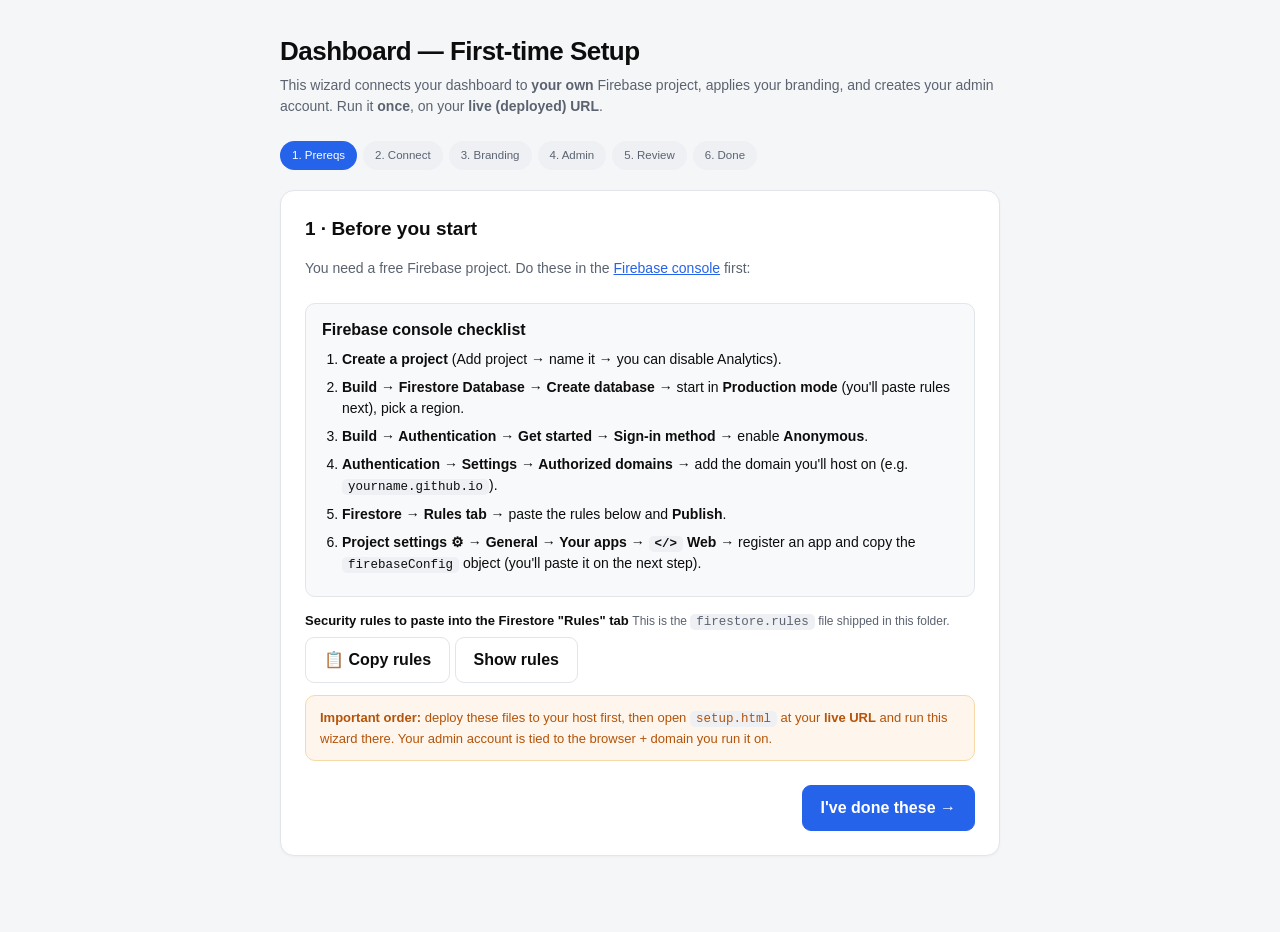
<file: template/setup.html>
<!DOCTYPE html>
<html lang="en">
<head>
<meta charset="UTF-8" />
<meta name="viewport" content="width=device-width, initial-scale=1.0" />
<title>Dashboard — First-time Setup</title>
<!-- Optional: load the firebase-config.js that ships in this folder so the
     wizard can auto-detect an already-filled config. Failing to load is fine. -->
<script src="firebase-config.js" onerror="window.__cfgFileMissing=true"></script>
<style>
  :root{ --acc:#2563eb; --bg:#f5f6f8; --card:#fff; --text:#0d0d0d; --mid:#5b6370; --border:#e2e5ea; --ok:#15803d; --err:#b91c1c; --warn:#b45309; }
  *{ box-sizing:border-box; }
  body{ margin:0; font-family:-apple-system,BlinkMacSystemFont,"Segoe UI",Roboto,Helvetica,Arial,sans-serif; background:var(--bg); color:var(--text); line-height:1.5; }
  .wrap{ max-width:760px; margin:0 auto; padding:32px 20px 80px; }
  h1{ font-size:26px; margin:0 0 4px; letter-spacing:-0.02em; }
  h2{ font-size:19px; margin:0 0 14px; }
  .sub{ color:var(--mid); margin:0 0 24px; font-size:14px; }
  .card{ background:var(--card); border:1px solid var(--border); border-radius:14px; padding:24px; box-shadow:0 1px 3px rgba(0,0,0,.04); }
  .steps{ display:flex; gap:6px; flex-wrap:wrap; margin-bottom:20px; }
  .pill{ font-size:11.5px; padding:5px 11px; border-radius:999px; background:#eef0f4; color:var(--mid); border:1px solid transparent; }
  .pill.active{ background:var(--acc); color:#fff; }
  .pill.done{ background:#e7f3ec; color:var(--ok); border-color:#cce7d6; }
  label{ display:block; font-weight:600; font-size:13px; margin:14px 0 5px; }
  .hint{ font-weight:400; color:var(--mid); font-size:12px; margin:3px 0 0; }
  input[type=text],input[type=password],textarea,select{ width:100%; padding:10px 12px; border:1px solid var(--border); border-radius:9px; font-size:14px; font-family:inherit; background:#fff; color:var(--text); }
  textarea{ min-height:140px; font-family:"Consolas","SF Mono",monospace; font-size:12.5px; }
  input[type=color]{ width:52px; height:36px; padding:2px; border:1px solid var(--border); border-radius:8px; vertical-align:middle; background:#fff; }
  .row{ display:flex; gap:16px; flex-wrap:wrap; }
  .row>div{ flex:1; min-width:200px; }
  .colorgrid{ display:grid; grid-template-columns:1fr 1fr; gap:10px 22px; }
  .colorgrid .cf{ display:flex; align-items:center; gap:10px; }
  .colorgrid .cf span{ font-size:13px; }
  .btnrow{ display:flex; justify-content:space-between; margin-top:24px; gap:12px; }
  button{ font:inherit; cursor:pointer; border-radius:9px; padding:10px 18px; border:1px solid var(--border); background:#fff; color:var(--text); font-weight:600; }
  button.primary{ background:var(--acc); color:#fff; border-color:var(--acc); }
  button:disabled{ opacity:.5; cursor:not-allowed; }
  .check{ background:#f8f9fb; border:1px solid var(--border); border-radius:10px; padding:14px 16px; margin:12px 0; }
  .check ol{ margin:6px 0 0; padding-left:20px; } .check li{ margin:7px 0; font-size:14px; }
  code,kbd{ background:#eef0f4; border-radius:5px; padding:1px 6px; font-family:"Consolas",monospace; font-size:12.5px; }
  pre{ background:#0f1115; color:#e6e9ef; border-radius:10px; padding:14px; overflow:auto; max-height:260px; font-size:11.5px; }
  .note{ font-size:13px; border-radius:10px; padding:12px 14px; margin:12px 0; }
  .note.warn{ background:#fef6ec; border:1px solid #f5d9a8; color:var(--warn); }
  .note.ok{ background:#e7f3ec; border:1px solid #cce7d6; color:var(--ok); }
  .note.err{ background:#fdeaea; border:1px solid #f3c0c0; color:var(--err); }
  .secret{ font-family:"Consolas",monospace; font-size:20px; letter-spacing:2px; background:#0f1115; color:#fff; padding:14px 16px; border-radius:10px; display:flex; justify-content:space-between; align-items:center; gap:12px; margin:8px 0; }
  .secret button{ background:#2a2f3a; color:#fff; border-color:#3a4150; font-size:12px; padding:6px 12px; }
  .log{ font-family:"Consolas",monospace; font-size:12px; white-space:pre-wrap; background:#f8f9fb; border:1px solid var(--border); border-radius:10px; padding:12px; margin-top:14px; max-height:240px; overflow:auto; }
  .hidden{ display:none !important; }
  a{ color:var(--acc); }
</style>
</head>
<body>
<div class="wrap">
  <h1>Dashboard — First-time Setup</h1>
  <p class="sub">This wizard connects your dashboard to <b>your own</b> Firebase project, applies your branding, and creates your admin account. Run it <b>once</b>, on your <b>live (deployed) URL</b>.</p>

  <div class="steps" id="steps"></div>

  <!-- STEP 0 — Prerequisites -->
  <section class="card wiz-step" data-step="0">
    <h2>1 · Before you start</h2>
    <p class="sub">You need a free Firebase project. Do these in the <a href="https://console.firebase.google.com" target="_blank" rel="noopener">Firebase console</a> first:</p>
    <div class="check">
      <b>Firebase console checklist</b>
      <ol>
        <li><b>Create a project</b> (Add project → name it → you can disable Analytics).</li>
        <li><b>Build → Firestore Database → Create database</b> → start in <b>Production mode</b> (you'll paste rules next), pick a region.</li>
        <li><b>Build → Authentication → Get started → Sign-in method →</b> enable <b>Anonymous</b>.</li>
        <li><b>Authentication → Settings → Authorized domains →</b> add the domain you'll host on (e.g. <code>yourname.github.io</code>).</li>
        <li><b>Firestore → Rules tab →</b> paste the rules below and <b>Publish</b>.</li>
        <li><b>Project settings ⚙ → General → Your apps → <kbd>&lt;/&gt;</kbd> Web →</b> register an app and copy the <code>firebaseConfig</code> object (you'll paste it on the next step).</li>
      </ol>
    </div>
    <label>Security rules to paste into the Firestore "Rules" tab
      <span class="hint">This is the <code>firestore.rules</code> file shipped in this folder.</span>
    </label>
    <button id="copyRules" type="button">📋 Copy rules</button>
    <button id="showRules" type="button">Show rules</button>
    <pre id="rulesBox" class="hidden">Loading firestore.rules…</pre>
    <div class="note warn"><b>Important order:</b> deploy these files to your host first, then open <code>setup.html</code> at your <b>live URL</b> and run this wizard there. Your admin account is tied to the browser + domain you run it on.</div>
    <div class="btnrow"><span></span><button class="primary" data-next>I've done these →</button></div>
  </section>

  <!-- STEP 1 — Connect -->
  <section class="card wiz-step hidden" data-step="1">
    <h2>2 · Connect to your Firebase</h2>
    <p class="sub">Paste the <code>firebaseConfig</code> object from the Firebase console. (If <code>firebase-config.js</code> in this folder is already filled in, it's detected automatically.)</p>
    <label>firebaseConfig</label>
    <textarea id="cfgInput" placeholder="const firebaseConfig = {&#10;  apiKey: &quot;...&quot;,&#10;  authDomain: &quot;...&quot;,&#10;  projectId: &quot;...&quot;,&#10;  storageBucket: &quot;...&quot;,&#10;  messagingSenderId: &quot;...&quot;,&#10;  appId: &quot;...&quot;&#10;};"></textarea>
    <div class="btnrow">
      <button data-prev>← Back</button>
      <button class="primary" id="connectBtn">Connect & verify</button>
    </div>
    <div id="connectMsg"></div>
  </section>

  <!-- STEP 2 — Branding -->
  <section class="card wiz-step hidden" data-step="2">
    <h2>3 · Branding</h2>
    <div class="row">
      <div><label>Dashboard name<input type="text" id="b_site" placeholder="Acme Handbook" /></label></div>
      <div><label>Studio / company name<input type="text" id="b_studio" placeholder="Acme Games" /></label></div>
    </div>
    <div class="row">
      <div><label>Department name<input type="text" id="b_dept" placeholder="Engineering" /></label></div>
      <div><label>First category name (sidebar)<input type="text" id="b_cat" placeholder="Handbook" /><span class="hint">The top-level group in the sidebar. You can add more later.</span></label></div>
    </div>
    <label>Home page subtitle<input type="text" id="b_sub" placeholder="Browse from the sidebar, or search for anything below." /></label>
    <label>Favicon <span class="hint">optional · PNG/ICO · ≤ 64 KB</span><input type="file" id="b_favicon" accept="image/png,image/x-icon,image/vnd.microsoft.icon,.ico" /></label>
    <div id="faviconMsg" class="hint"></div>
    <label style="margin-top:18px">Theme colors</label>
    <div class="colorgrid">
      <div class="cf"><input type="color" id="t_light_acc" value="#2563eb" /><span>Light accent</span></div>
      <div class="cf"><input type="color" id="t_dark_acc" value="#60a5fa" /><span>Dark accent</span></div>
      <div class="cf"><input type="color" id="t_light_bg" value="#f5f6f8" /><span>Light background</span></div>
      <div class="cf"><input type="color" id="t_dark_bg" value="#161616" /><span>Dark background</span></div>
    </div>
    <div class="btnrow"><button data-prev>← Back</button><button class="primary" data-next>Next →</button></div>
  </section>

  <!-- STEP 3 — Admin profile -->
  <section class="card wiz-step hidden" data-step="3">
    <h2>4 · Your admin profile</h2>
    <p class="sub">You'll be created as the first team member <b>and</b> the first admin. You'll get a personal passkey (to sign in) and a master recovery key (to manage admin access).</p>
    <div class="row">
      <div><label>Your name<input type="text" id="a_real" placeholder="Jane Doe" /></label></div>
      <div><label>Display / handle<input type="text" id="a_slack" placeholder="@jane" /></label></div>
    </div>
    <div class="row">
      <div><label>Role / expertise <span class="hint">optional</span><input type="text" id="a_exp" placeholder="Department Lead" /></label></div>
      <div><label>Timezone <span class="hint">optional</span><input type="text" id="a_tz" placeholder="America/New_York" /></label></div>
    </div>
    <label>Admin-mode password<input type="password" id="a_pw" placeholder="Choose an admin password" /><span class="hint">Used to enter Admin Mode. You'll also get a one-time recovery key.</span></label>
    <label>Confirm password<input type="password" id="a_pw2" placeholder="Re-enter password" /></label>
    <div class="btnrow"><button data-prev>← Back</button><button class="primary" data-next>Review →</button></div>
  </section>

  <!-- STEP 4 — Review -->
  <section class="card wiz-step hidden" data-step="4">
    <h2>5 · Review &amp; create</h2>
    <div id="review"></div>
    <div class="note warn">This writes initial data to your Firestore and makes <b>this browser</b> the first admin. Run it only once per project.</div>
    <div class="btnrow"><button data-prev>← Back</button><button class="primary" id="createBtn">Create my dashboard</button></div>
    <div id="createLog" class="log hidden"></div>
  </section>

  <!-- STEP 5 — Done -->
  <section class="card wiz-step hidden" data-step="5">
    <h2>🎉 All set</h2>
    <div class="note ok">Your dashboard is seeded and you're the admin. <b>Save the two codes below now</b> — they are shown only once.</div>
    <label>Your personal passkey <span class="hint">sign in with this on the dashboard</span></label>
    <div class="secret"><span id="out_passkey">—</span><button data-copy="out_passkey">Copy</button></div>
    <label>Master recovery key <span class="hint">needed to change the admin password / recover access</span></label>
    <div class="secret"><span id="out_recovery">—</span><button data-copy="out_recovery">Copy</button></div>
    <div class="check" style="margin-top:18px">
      <b>Last steps</b>
      <ol>
        <li>If you haven't already, make sure <code>firebase-config.js</code> in this folder holds your config. <button id="dlCfg" type="button" style="padding:4px 10px;font-size:12px">⬇ Download firebase-config.js</button> and place it next to <code>index.html</code>, then redeploy.</li>
        <li>Open <a href="index.html">index.html</a> and sign in with your passkey.</li>
        <li>Enter Admin Mode (your password) to add sections, entries, team members, and quick links.</li>
        <li>Delete <code>setup.html</code> from your host when you're done (optional, tidy).</li>
      </ol>
    </div>
    <div class="btnrow"><span></span><a href="index.html"><button class="primary">Go to my dashboard →</button></a></div>
  </section>
</div>

<script type="module">
const SDK = 'https://www.gstatic.com/firebasejs/10.13.2/';
const STEP_TITLES = ['Prereqs','Connect','Branding','Admin','Review','Done'];
let step = 0, maxStep = 0;
let fb = null;            // { app, db, auth, uid, fns }
let cfg = null;           // parsed firebase config
const state = { favicon:'' };
const out = { passkey:'', recovery:'' };

/* ── helpers ─────────────────────────────────────────────── */
const $ = id => document.getElementById(id);
async function sha256Hex(str){ const b = await crypto.subtle.digest('SHA-256', new TextEncoder().encode(str)); return [...new Uint8Array(b)].map(x=>x.toString(16).padStart(2,'0')).join(''); }
function randomHex(bytes){ const a=new Uint8Array(bytes); crypto.getRandomValues(a); return [...a].map(b=>b.toString(16).padStart(2,'0')).join(''); }
const ALPHA='ABCDEFGHJKMNPQRSTUVWXYZ23456789';
function generatePasskey(){ const a=new Uint8Array(8); crypto.getRandomValues(a); let s=''; for(let i=0;i<8;i++) s+=ALPHA[a[i]%ALPHA.length]; return s; }
function genRecoveryKey(){ const grp=()=>{ const a=new Uint8Array(5); crypto.getRandomValues(a); let s=''; for(let i=0;i<5;i++) s+=ALPHA[a[i]%ALPHA.length]; return s; }; return [grp(),grp(),grp(),grp()].join('-'); }
function normKey(k){ return String(k).toUpperCase().replace(/[^A-Z0-9]/g,''); }
function encodeSynonyms(groups){ return groups.map(g=>({terms:Array.isArray(g)?g:[]})); }

/* ── step navigation ─────────────────────────────────────── */
function renderSteps(){
  $('steps').innerHTML = STEP_TITLES.map((t,i)=>{
    const cls = i===step ? 'active' : (i<step?'done':'');
    return `<span class="pill ${cls}">${i+1}. ${t}</span>`;
  }).join('');
}
function show(n){
  step = n; maxStep = Math.max(maxStep,n);
  document.querySelectorAll('.wiz-step').forEach(s=> s.classList.toggle('hidden', +s.dataset.step!==n));
  renderSteps(); window.scrollTo(0,0);
}
document.querySelectorAll('[data-next]').forEach(b=> b.onclick=()=>{ if(validateStep(step)) show(step+1); if(step===4) fillReview(); });
document.querySelectorAll('[data-prev]').forEach(b=> b.onclick=()=> show(step-1));

function validateStep(n){
  if(n===2){
    if(!$('b_site').value.trim()){ alert('Please enter a dashboard name.'); return false; }
    if(!$('b_cat').value.trim()){ alert('Please enter a first category name.'); return false; }
  }
  if(n===3){
    if(!$('a_real').value.trim()){ alert('Please enter your name.'); return false; }
    const pw=$('a_pw').value, pw2=$('a_pw2').value;
    if(pw.length<4){ alert('Choose an admin password of at least 4 characters.'); return false; }
    if(pw!==pw2){ alert('Passwords do not match.'); return false; }
  }
  return true;
}

/* ── rules box ───────────────────────────────────────────── */
let rulesText = '';
fetch('firestore.rules').then(r=>r.ok?r.text():Promise.reject()).then(t=>{ rulesText=t; $('rulesBox').textContent=t; })
  .catch(()=>{ rulesText=''; $('rulesBox').textContent='Could not load firestore.rules automatically — open the firestore.rules file in this folder and copy its contents.'; });
$('showRules').onclick=()=> $('rulesBox').classList.toggle('hidden');
$('copyRules').onclick=async()=>{ try{ await navigator.clipboard.writeText(rulesText||$('rulesBox').textContent); $('copyRules').textContent='✓ Copied'; setTimeout(()=>$('copyRules').textContent='📋 Copy rules',1500);}catch(e){ $('rulesBox').classList.remove('hidden'); alert('Copy failed — the rules are shown below; select and copy manually.'); } };

/* ── config parsing + connect ────────────────────────────── */
function parseConfig(text){
  text = (text||'').trim();
  if(!text) return null;
  const a = text.indexOf('{'), b = text.lastIndexOf('}');
  if(a<0||b<0) return null;
  try{ return (new Function('return ('+text.slice(a,b+1)+')'))(); }catch(e){ return null; }
}
// Pre-fill if firebase-config.js already set a real config
if(window.FIREBASE_CONFIG && window.FIREBASE_CONFIG.apiKey && window.FIREBASE_CONFIG.apiKey!=='PASTE_YOUR_CONFIG_HERE'){
  $('cfgInput').value = JSON.stringify(window.FIREBASE_CONFIG, null, 2);
}
$('connectBtn').onclick = async ()=>{
  const msg = $('connectMsg'); msg.innerHTML='';
  const parsed = parseConfig($('cfgInput').value);
  if(!parsed || !parsed.apiKey || !parsed.projectId || !parsed.appId){
    msg.innerHTML='<div class="note err">Could not read a valid config. Make sure you pasted the whole <code>firebaseConfig = { … }</code> object including apiKey, projectId and appId.</div>'; return;
  }
  $('connectBtn').disabled=true; msg.innerHTML='<div class="note">Connecting…</div>';
  try{
    const { initializeApp } = await import(SDK+'firebase-app.js');
    const fs = await import(SDK+'firebase-firestore.js');
    const au = await import(SDK+'firebase-auth.js');
    const app = initializeApp(parsed, 'setup-'+Date.now());
    const db  = fs.getFirestore(app);
    const auth= au.getAuth(app);
    const uid = await new Promise((resolve,reject)=>{
      let done=false;
      au.onAuthStateChanged(auth, u=>{ if(u&&!done){ done=true; resolve(u.uid); } });
      au.signInAnonymously(auth).catch(reject);
    });
    cfg = parsed;
    fb = { app, db, auth, uid, fs };
    // Connection test: is it already bootstrapped?
    const boot = await fs.getDoc(fs.doc(db,'system','adminsBootstrapped'));
    if(boot.exists()){
      msg.innerHTML='<div class="note warn"><b>Heads-up:</b> this project already has an admin (it was set up before). Continuing will add a SECOND admin (this browser) but won\'t wipe anything. If that\'s not what you want, stop here.</div>'+
        '<div class="btnrow"><span></span><button class="primary" id="contAnyway">Continue anyway →</button></div>';
      $('contAnyway').onclick=()=> show(2);
    } else {
      msg.innerHTML='<div class="note ok">Connected to <b>'+parsed.projectId+'</b> ✓ — Anonymous Auth working, no admin yet.</div>';
      setTimeout(()=> show(2), 600);
    }
  }catch(e){
    let hint='';
    const m = String(e&&e.message||e);
    if(/auth\/operation-not-allowed/.test(m)) hint=' — enable <b>Anonymous</b> sign-in (Authentication → Sign-in method).';
    else if(/auth\/unauthorized-domain|requests-from-referer|domain/i.test(m)) hint=' — add this page\'s domain under <b>Authentication → Settings → Authorized domains</b>.';
    msg.innerHTML='<div class="note err">Connection failed: '+m+hint+'</div>';
  }finally{ $('connectBtn').disabled=false; }
};

/* ── favicon ─────────────────────────────────────────────── */
$('b_favicon').onchange = e=>{
  const f = e.target.files[0]; if(!f){ state.favicon=''; $('faviconMsg').textContent=''; return; }
  if(f.size > 64*1024){ $('faviconMsg').innerHTML='<span style="color:var(--err)">Too large ('+Math.round(f.size/1024)+' KB). Max 64 KB.</span>'; e.target.value=''; return; }
  const r=new FileReader(); r.onload=ev=>{ state.favicon=ev.target.result; $('faviconMsg').innerHTML='<span style="color:var(--ok)">Loaded ✓</span>'; }; r.readAsDataURL(f);
};

/* ── review ──────────────────────────────────────────────── */
function collect(){
  return {
    site:  $('b_site').value.trim(),
    studio:$('b_studio').value.trim() || 'Your Studio',
    dept:  $('b_dept').value.trim() || '',
    cat:   $('b_cat').value.trim() || 'Handbook',
    sub:   $('b_sub').value.trim() || 'Browse from the sidebar, or search for anything below.',
    favicon: state.favicon || '',
    theme:{
      light:{ accent:$('t_light_acc').value, bg:$('t_light_bg').value, text:'#0d0d0d', sidebarBg:'#fafafa' },
      dark: { accent:$('t_dark_acc').value,  bg:$('t_dark_bg').value,  text:'#ededeb', sidebarBg:'#111111' }
    },
    realName:$('a_real').value.trim(),
    slackName:$('a_slack').value.trim() || $('a_real').value.trim(),
    expertise:$('a_exp').value.trim(),
    timezone:$('a_tz').value.trim() || 'America/New_York',
    password:$('a_pw').value
  };
}
function fillReview(){
  const d = collect();
  $('review').innerHTML =
    `<div class="check"><b>Dashboard</b><ol style="list-style:none;padding-left:0">
      <li><b>Name:</b> ${esc(d.site)}</li>
      <li><b>Studio:</b> ${esc(d.studio)}</li>
      <li><b>Department:</b> ${esc(d.dept||'—')}</li>
      <li><b>First category:</b> ${esc(d.cat)}</li>
      <li><b>Subtitle:</b> ${esc(d.sub)}</li>
      <li><b>Favicon:</b> ${d.favicon?'set ✓':'default'}</li>
      <li><b>Project:</b> ${esc(cfg?cfg.projectId:'?')}</li>
    </ol></div>
    <div class="check"><b>Admin (you)</b><ol style="list-style:none;padding-left:0">
      <li><b>Name:</b> ${esc(d.realName)}</li>
      <li><b>Handle:</b> ${esc(d.slackName)}</li>
      <li><b>Role:</b> ${esc(d.expertise||'—')}</li>
      <li><b>Admin password:</b> set ✓</li>
    </ol></div>`;
}
function esc(s){ return String(s).replace(/[&<>"]/g, c=>({'&':'&amp;','<':'&lt;','>':'&gt;','"':'&quot;'}[c])); }

/* ── create ──────────────────────────────────────────────── */
$('createBtn').onclick = async ()=>{
  if(!fb){ alert('Not connected. Go back to step 2.'); return; }
  const d = collect();
  const logEl = $('createLog'); logEl.classList.remove('hidden'); logEl.textContent='';
  const log = m => { logEl.textContent += m+'\n'; logEl.scrollTop = logEl.scrollHeight; };
  $('createBtn').disabled = true;
  const { db, uid, fs } = fb;
  const setDoc = fs.setDoc, doc = fs.doc, serverTimestamp = fs.serverTimestamp;
  try{
    // 1) Bootstrap admin FIRST (rules: allowed only while no admin exists), then marker.
    log('Promoting this device to admin…');
    await setDoc(doc(db,'admins',uid), { promotedAt: serverTimestamp(), promotedBy:'bootstrap' });
    await setDoc(doc(db,'system','adminsBootstrapped'), { at: serverTimestamp(), by: uid });

    // 2) Branding singleton (site/main) — shape = SITE_SETTINGS.
    log('Writing site settings…');
    await setDoc(doc(db,'site','main'), {
      siteName:d.site, studioName:d.studio, departmentName:d.dept,
      heroSub:d.sub, handbookLabel:d.cat, quicklinksLabel:'Quick Links', projectsLabel:'Projects',
      favicon:d.favicon, keywordSearchEnabled:true, aiSearchEnabled:true, theme:d.theme
    });

    // 3) Sidebar + synonyms singletons.
    log('Writing sidebar + synonyms…');
    await setDoc(doc(db,'sidebar','main'), { items:[ { id:'quicklinks', label:'Quick Links', items:[] } ] });
    await setDoc(doc(db,'synonyms','main'), { groups: encodeSynonyms([
      ['handbook','guide','docs','documentation','manual'],
      ['team','staff','people','members','directory'],
      ['onboarding','getting started','setup','orientation','first day'],
      ['search','find','lookup','look up'],
      ['settings','config','configuration','preferences','options']
    ]) });

    // 4) Starter section + entry (base 'handbook'). Doc ids are namespaced base__id.
    log('Adding a starter section + welcome entry…');
    await setDoc(doc(db,'sections','handbook__1'), { num:'1', title:'Getting Started', description:'Your first section — edit or replace it in Admin Mode.', base:'handbook' });
    await setDoc(doc(db,'entries','handbook__1.1'), {
      id:'1.1', section:'1. Getting Started', title:'Welcome',
      keywords:['welcome','getting started','intro','help'],
      content:'<p>This is your dashboard’s first entry. Enter <strong>Admin Mode</strong> to edit or delete it and start building out your content.</p>',
      base:'handbook', sectionNum:'1'
    });

    // 5) Admin team profile (passkey lives in team-secrets, NOT on the profile).
    log('Creating your team profile + passkey…');
    const tmId = 'tm-' + Date.now() + '-' + Math.random().toString(36).slice(2,6);
    const passkey = generatePasskey();
    const now = Date.now();
    await setDoc(doc(db,'team',tmId), {
      id:tmId, image:'', slackName:d.slackName, realName:d.realName,
      projects:[], schedule:{ signIn:'', signOut:'', timezone:d.timezone },
      badges:'', expertise:d.expertise, artStyle:'', favoriteGenre:'', favoriteGames:'',
      portfolio:'', kpi:{}, kpiNotes:{}, _createdAt:now, _updatedAt:now
    });
    await setDoc(doc(db,'team-secrets',tmId), { passkey });

    // 6) Admin password + master recovery key (system/adminAuth).
    log('Setting admin password + recovery key…');
    const recovery = genRecoveryKey();
    const pwSalt = randomHex(16), recSalt = randomHex(16);
    await setDoc(doc(db,'system','adminAuth'), {
      pwHash: await sha256Hex(pwSalt + d.password), pwSalt,
      recoveryHash: await sha256Hex(recSalt + normKey(recovery)), recoverySalt: recSalt,
      updatedAt: now
    });

    out.passkey = passkey; out.recovery = recovery;
    $('out_passkey').textContent = passkey;
    $('out_recovery').textContent = recovery;
    log('Done ✓');
    show(5);
  }catch(e){
    log('ERROR: ' + (e&&e.message||e));
    log('If this says permission-denied, re-check that you published the rules and that no admin already exists.');
    $('createBtn').disabled = false;
  }
};

/* ── copy + download config ─────────────────────────────── */
document.querySelectorAll('[data-copy]').forEach(b=> b.onclick=async()=>{ try{ await navigator.clipboard.writeText($(b.dataset.copy).textContent); b.textContent='✓'; setTimeout(()=>b.textContent='Copy',1200);}catch(e){ alert('Copy failed — select the value manually.'); } });
$('dlCfg').onclick = ()=>{
  if(!cfg) return alert('No config to download.');
  const body = '/* Firebase config generated by setup.html */\nwindow.FIREBASE_CONFIG = ' + JSON.stringify(cfg, null, 2) + ';\n';
  const a = document.createElement('a');
  a.href = URL.createObjectURL(new Blob([body], {type:'application/javascript'}));
  a.download = 'firebase-config.js'; a.click(); URL.revokeObjectURL(a.href);
};

renderSteps(); show(0);
</script>
</body>
</html>
</file>
<file: template/styles.css>
:root {
    --black: #0d0d0d; --white: #f5f5f3; --mid: #888; --border: #d0d0cc;
    --hover-bg: #f0f0ee; --admin-accent: #b87c00; --admin-accent-light: #fff8ee;
    --bg-sidebar: #fafaf8; --bg-card-head: #f7f7f5; --bg-th: #f0f0ee;
    --bg-modal: #f5f5f3; --bg-form-input: #ffffff; --text-body: #222;
    /* --text-sub: secondary text that still needs to be readable (sub-text,
       captions, phrases). Darker than --mid (#888), which is reserved for
       de-emphasized micro-labels only. */
    --text-sub: #555;
    --shadow-modal: 0 8px 40px rgba(0,0,0,0.18);
  }
  body.dark {
    --black: #ededeb; --white: #161616; --mid: #6a6a6a; --border: #2a2a2a;
    --hover-bg: #1e1e1e; --admin-accent: #d4a843; --admin-accent-light: #1e1700;
    --bg-sidebar: #111111; --bg-card-head: #1c1c1c; --bg-th: #1e1e1e;
    --bg-modal: #161616; --bg-form-input: #1a1a1a; --text-body: #ccccca;
    --text-sub: #a2a29f;
    --shadow-modal: 0 8px 40px rgba(0,0,0,0.5);
  }
  * { box-sizing: border-box; margin: 0; padding: 0; }
  body {
    font-family: 'Calibri', 'Calibri Web', 'Segoe UI', sans-serif;
    background: var(--white); color: var(--black);
    display: flex; min-height: 100vh; font-size: 15px; line-height: 1.55;
    transition: background 0.2s, color 0.2s;
  }

  /* ── SIDEBAR ── */
  #sidebar {
    width: 260px; min-width: 260px;
    border-right: 1.5px solid var(--border);
    background: var(--bg-sidebar);
    display: flex; flex-direction: column;
    height: 100vh; position: sticky; top: 0;
    overflow-y: auto; overflow-x: hidden; flex-shrink: 0;
    transition: width 0.22s, min-width 0.22s, background 0.2s, border-color 0.2s;
  }
  #sidebar.collapsed { width: 48px; min-width: 48px; overflow: hidden; }
  #sidebar.collapsed .sidebar-collapsible { display: none; }

  #sidebar-logo {
    padding: 0 8px 0 14px; border-bottom: 1.5px solid var(--border);
    display: flex; align-items: center; gap: 4px;
    height: 64px; flex-shrink: 0; background: var(--bg-sidebar);
  }
  #sidebar-logo-text { flex: 1; min-width: 0; }
  #sidebar-logo .studio-label {
    font-size: 10px; letter-spacing: 0.15em; text-transform: uppercase;
    color: var(--mid); margin-bottom: 2px;
  }
  #sidebar-logo h1 {
    font-size: 17px; font-weight: 700; letter-spacing: -0.02em;
    color: var(--black); white-space: nowrap; cursor: pointer;
  }

  .icon-btn {
    background: none; border: none; cursor: pointer; color: var(--mid);
    padding: 6px; border-radius: 4px;
    display: flex; align-items: center; justify-content: center;
    flex-shrink: 0; transition: color 0.12s, background 0.12s; line-height: 1;
  }
  .icon-btn:hover { background: var(--hover-bg); color: var(--black); }

  .sidebar-scroll { flex: 1; overflow-y: auto; overflow-x: hidden; padding-bottom: 4px; }

  .sidebar-section { padding: 10px 8px 6px; }
  .sidebar-section-label {
    font-size: 9.5px; letter-spacing: 0.18em; text-transform: uppercase;
    color: var(--mid); margin-bottom: 4px; font-weight: 600; padding: 0 8px;
  }
  .sb-cat-label {
    display: flex; align-items: center; gap: 4px;
    cursor: pointer; user-select: none;
    padding: 3px 6px; margin: 0 2px 4px;
    border-radius: 4px;
    transition: background 0.12s, color 0.12s;
  }
  .sb-cat-label:hover { background: var(--hover-bg); color: var(--black); }
  .sb-cat-chevron {
    flex-shrink: 0; width: 14px; height: 14px;
    display: flex; align-items: center; justify-content: center;
    font-size: 8px; transition: transform 0.15s;
  }
  .sb-cat-chevron.expanded { transform: rotate(90deg); }
  .sb-cat-text { flex: 1; }
  .sb-cat-body {
    overflow: hidden;
    transition: max-height 0.22s ease;
  }
  .sb-cat-body.collapsed { display: none; }

  /* Parent items (hierarchical) */
  .sb-parent {
    display: flex; align-items: center; gap: 2px;
    padding: 5px 6px; margin-bottom: 1px; border-radius: 4px;
    color: var(--black); font-size: 13.5px; cursor: pointer;
    transition: background 0.12s; user-select: none; position: relative;
  }
  .sb-parent:hover { background: var(--hover-bg); }
  .sb-parent.active { background: var(--hover-bg); font-weight: 600; }
  .sb-chevron {
    flex-shrink: 0; width: 16px; height: 16px;
    display: flex; align-items: center; justify-content: center;
    color: var(--mid); font-size: 9px; transition: transform 0.15s;
    cursor: pointer;
  }
  .sb-chevron.expanded { transform: rotate(90deg); }
  .sb-parent-text { flex: 1; min-width: 0; overflow: hidden; text-overflow: ellipsis; white-space: nowrap; }

  .sb-children {
    display: none; padding-left: 24px; padding-top: 1px; padding-bottom: 2px;
  }
  .sb-children.expanded { display: block; }

  .sb-child {
    display: flex; align-items: center; gap: 4px;
    padding: 4px 8px; margin-bottom: 1px; border-radius: 4px;
    color: var(--text-body); font-size: 12.5px; cursor: pointer;
    transition: background 0.12s; position: relative;
  }
  .sb-child:hover { background: var(--hover-bg); color: var(--black); }
  .sb-child.active { background: var(--admin-accent-light); color: var(--black); font-weight: 600; }
  body.dark .sb-child.active { background: #2a2207; }
  .sb-child-text { flex: 1; min-width: 0; overflow: hidden; text-overflow: ellipsis; white-space: nowrap; }

  /* Quick-link / team items */
  .sb-link {
    display: flex; align-items: center; gap: 4px;
    padding: 5px 8px; margin-bottom: 1px; border-radius: 4px;
    color: var(--black); font-size: 13px; cursor: pointer;
    transition: background 0.12s; position: relative;
  }
  .sb-link:hover { background: var(--hover-bg); }
  .sb-link.placeholder { color: var(--mid); font-style: italic; font-size: 12px; cursor: default; }
  .sb-link-text { flex: 1; min-width: 0; overflow: hidden; text-overflow: ellipsis; white-space: nowrap; }
  .sb-link-text a { color: inherit; text-decoration: none; }

  .sb-divider { height: 1px; background: var(--border); margin: 8px 12px; transition: background 0.2s; }

  /* "Saving in progress" overlay on the sidebar — toggled around batch
     saves (section reorder rewrites many docs) so the user can't kick off
     a second batch before the first finishes. Pseudo-elements live in
     #sidebar's content box (which is exactly the viewport height because
     .sidebar-scroll is the only descendant that overflows), so the
     spinner stays centered regardless of inner scrolling. */
  #sidebar.sidebar-saving > * { pointer-events: none; }
  #sidebar.sidebar-saving::after {
    content: ''; position: absolute; inset: 0;
    background: rgba(0,0,0,0.42);
    z-index: 100;
    animation: sb-saving-fade 0.16s ease-out;
  }
  #sidebar.sidebar-saving::before {
    content: ''; position: absolute;
    top: 50%; left: 50%;
    width: 36px; height: 36px;
    margin: -18px 0 0 -18px;
    border: 3px solid rgba(255,255,255,0.22);
    border-top-color: #fff;
    border-radius: 50%;
    z-index: 101;
    animation: sb-saving-spin 0.7s linear infinite;
  }
  @keyframes sb-saving-spin { to { transform: rotate(360deg); } }
  @keyframes sb-saving-fade { from { opacity: 0; } to { opacity: 1; } }

  /* Multi-pulse accent flash on a sidebar row that was just moved. Animation
     uses !important so it wins over the .sb-parent.active rule (the moved
     row is often the currently-active section), and the parent sets
     `animation-delay: -<elapsed>s` inline when re-rendering during a flash
     so the animation continues from where it was instead of restarting from
     0 each time a snapshot echo rebuilds the sidebar. */
  .sb-parent.sb-just-moved,
  .sb-child.sb-just-moved {
    animation: sb-just-moved-pulse 2.4s ease-out forwards;
  }
  @keyframes sb-just-moved-pulse {
    0%   { background: var(--admin-accent) !important; color: #fff !important; box-shadow: 0 0 0 2px var(--admin-accent); }
    20%  { background: var(--admin-accent) !important; color: #fff !important; box-shadow: 0 0 0 2px var(--admin-accent); }
    35%  { background: var(--admin-accent-light) !important; color: var(--black) !important; box-shadow: 0 0 0 2px var(--admin-accent); }
    50%  { background: var(--admin-accent) !important; color: #fff !important; box-shadow: 0 0 0 2px var(--admin-accent); }
    65%  { background: var(--admin-accent-light) !important; color: var(--black) !important; box-shadow: 0 0 0 2px var(--admin-accent); }
    80%  { background: var(--admin-accent) !important; color: #fff !important; box-shadow: 0 0 0 2px var(--admin-accent); }
    100% { background: transparent; color: inherit; box-shadow: 0 0 0 0 transparent; }
  }
  body.dark .sb-parent.sb-just-moved,
  body.dark .sb-child.sb-just-moved {
    animation-name: sb-just-moved-pulse-dark;
  }
  @keyframes sb-just-moved-pulse-dark {
    0%   { background: var(--admin-accent) !important; color: #111 !important; box-shadow: 0 0 0 2px var(--admin-accent); }
    20%  { background: var(--admin-accent) !important; color: #111 !important; box-shadow: 0 0 0 2px var(--admin-accent); }
    35%  { background: #2a2207 !important; color: var(--admin-accent) !important; box-shadow: 0 0 0 2px var(--admin-accent); }
    50%  { background: var(--admin-accent) !important; color: #111 !important; box-shadow: 0 0 0 2px var(--admin-accent); }
    65%  { background: #2a2207 !important; color: var(--admin-accent) !important; box-shadow: 0 0 0 2px var(--admin-accent); }
    80%  { background: var(--admin-accent) !important; color: #111 !important; box-shadow: 0 0 0 2px var(--admin-accent); }
    100% { background: transparent; color: inherit; box-shadow: 0 0 0 0 transparent; }
  }

  /* Drag handles */
  /* Drag handles, edit/add buttons, and the dashed "+ Add..." buttons in the
     sidebar are rendered into the DOM by JS only when the user has edit access
     (admin OR passkey-unlocked project section). No CSS gate needed. */
  .drag-handle {
    display: block; cursor: grab; color: #ccc; font-size: 12px;
    padding: 0 2px; flex-shrink: 0; user-select: none; line-height: 1;
  }
  body.dark .drag-handle { color: #444; }
  .drag-handle:active { cursor: grabbing; }

  /* Lock/unlock button (visible to non-admin on project parents) */
  .sb-lock-btn {
    background: none; border: none; cursor: pointer;
    font-size: 12px; padding: 1px 4px; border-radius: 3px;
    flex-shrink: 0; line-height: 1; color: var(--mid);
    transition: color 0.12s, background 0.12s;
  }
  .sb-lock-btn:hover { background: var(--hover-bg); color: var(--admin-accent); }
  .sb-lock-btn.unlocked { color: var(--admin-accent); }

  /* Edit icons */
  .sb-edit-btn, .sb-add-btn {
    display: block; background: none; border: none; cursor: pointer;
    color: transparent; font-size: 12px; padding: 1px 4px;
    border-radius: 3px; flex-shrink: 0; line-height: 1;
    transition: color 0.1s, background 0.1s;
  }
  /* Show only on row hover so they don't clutter the sidebar */
  .sb-parent:hover .sb-edit-btn,
  .sb-parent:hover .sb-add-btn,
  .sb-child:hover .sb-edit-btn,
  .sb-link:hover .sb-edit-btn { color: var(--mid); }
  .sb-edit-btn:hover, .sb-add-btn:hover { color: var(--admin-accent) !important; background: var(--hover-bg); }

  .admin-add-btn {
    display: block; width: 100%; padding: 4px 8px; margin: 4px 0 2px;
    background: none; border: 1px dashed var(--border); border-radius: 4px;
    color: var(--mid); font-family: inherit; font-size: 11.5px;
    cursor: pointer; text-align: center; transition: border-color 0.12s, color 0.12s;
  }
  .admin-add-btn:hover { border-color: var(--admin-accent); color: var(--admin-accent); }

  /* Drag-over indicators */
  .drag-over-above::before {
    content: ''; position: absolute; top: -1px; left: 4px; right: 4px;
    height: 2px; background: var(--admin-accent); border-radius: 2px;
  }
  .drag-over-below::after {
    content: ''; position: absolute; bottom: -1px; left: 4px; right: 4px;
    height: 2px; background: var(--admin-accent); border-radius: 2px;
  }
  .dragging { opacity: 0.4; }

  /* Sidebar bottom */
  #sidebar-bottom { padding: 8px 12px 10px; border-top: 1px solid var(--border); flex-shrink: 0; transition: border-color 0.2s; }
  #admin-btn {
    display: flex; align-items: center; gap: 6px; padding: 6px 8px;
    background: none; border: none; cursor: pointer; color: var(--mid);
    font-family: inherit; font-size: 12px; border-radius: 4px;
    width: 100%; transition: background 0.12s, color 0.12s;
  }
  #admin-btn:hover { background: var(--hover-bg); color: var(--black); }

  #admin-toolbar {
    display: none; padding: 0 12px 8px; gap: 4px; flex-direction: column;
  }
  body.admin-mode #admin-toolbar { display: flex; }
  .admin-tool-btn {
    padding: 5px 8px; background: none; border: 1px solid var(--border);
    border-radius: 4px; color: var(--mid); font-family: inherit; font-size: 11px;
    cursor: pointer; text-align: center;
    transition: border-color 0.12s, color 0.12s;
  }
  .admin-tool-btn:hover { border-color: var(--admin-accent); color: var(--admin-accent); }
  .admin-tool-row { display: flex; gap: 4px; }
  .admin-tool-row .admin-tool-btn { flex: 1; }

  body.admin-mode #sidebar { border-top: 3px solid var(--admin-accent); }
  .admin-badge {
    font-size: 9px; font-weight: 700; letter-spacing: 0.1em; text-transform: uppercase;
    background: var(--admin-accent); color: #fff; padding: 2px 5px; border-radius: 3px;
    display: none; flex-shrink: 0;
  }
  body.admin-mode .admin-badge { display: inline-block; }

  #admin-banner {
    display: none; background: var(--admin-accent); color: #fff;
    font-size: 10.5px; font-weight: 600; letter-spacing: 0.1em;
    text-transform: uppercase; text-align: center;
    padding: 5px 12px; cursor: pointer; flex-shrink: 0;
  }
  body.admin-mode #admin-banner { display: block; }

  /* ── MAIN ── */
  #main {
    flex: 1; display: flex; flex-direction: column;
    min-height: 100vh; min-width: 0;
    /* No overflow-x:hidden here — it implicitly makes #main the scrolling
       container and breaks position:sticky on the docview outline. Children
       that could overflow horizontally (rich editor, docview-content) set
       their own min-width:0 / overflow-x:hidden. */
  }

  #top-bar {
    position: sticky; top: 0; z-index: 50;
    background: var(--white); border-bottom: 1.5px solid var(--border);
    padding: 0 24px; height: 52px;
    display: flex; align-items: center; gap: 12px;
    transition: background 0.2s, border-color 0.2s;
  }
  .breadcrumb {
    flex: 1; min-width: 0; display: flex; align-items: center;
    gap: 6px; font-size: 13px; color: var(--mid); overflow: hidden;
  }
  .bc-item {
    cursor: pointer; padding: 3px 7px; border-radius: 4px;
    transition: background 0.12s, color 0.12s; white-space: nowrap;
    overflow: hidden; text-overflow: ellipsis; max-width: 280px;
  }
  .bc-item:hover { background: var(--hover-bg); color: var(--black); }
  .bc-item.active { color: var(--black); font-weight: 600; cursor: default; }
  .bc-item.active:hover { background: none; }
  .bc-sep { color: var(--mid); flex-shrink: 0; }

  #search-trigger {
    background: none; border: 1px solid var(--border); border-radius: 5px;
    padding: 5px 10px; cursor: pointer; color: var(--mid);
    font-family: inherit; font-size: 12.5px;
    display: flex; align-items: center; gap: 6px;
    transition: border-color 0.12s, color 0.12s;
  }
  #search-trigger:hover { border-color: var(--black); color: var(--black); }
  #search-trigger svg { width: 14px; height: 14px; }
  #admin-btn {
    background: none; border: 1px solid var(--border); border-radius: 5px;
    width: 28px; height: 28px; padding: 0; cursor: pointer; color: var(--mid);
    display: flex; align-items: center; justify-content: center;
    transition: border-color 0.12s, color 0.12s, background 0.12s;
    margin-left: 4px; flex-shrink: 0;
  }
  #admin-btn svg { width: 14px; height: 14px; display: block; }
  #admin-btn:hover { border-color: var(--black); color: var(--black); }
  body.admin-mode #admin-btn { background: var(--admin-accent); color: #fff; border-color: var(--admin-accent); }
  body.admin-mode #admin-btn:hover { opacity: 0.88; }
  .search-shortcut { color: #aaa; font-size: 11px; padding: 1px 5px; border: 1px solid var(--border); border-radius: 3px; }
  body.dark .search-shortcut { color: #555; }

  /* Views */
  .view { display: none; flex: 1; }
  .view.active { display: flex; flex-direction: column; }

  /* Home view */
  #view-home { align-items: center; padding: 60px 40px 60px; }
  .hero-label { font-size: 10px; letter-spacing: 0.22em; text-transform: uppercase; color: var(--mid); margin-bottom: 12px; }
  .hero-title { font-size: 38px; font-weight: 700; letter-spacing: -0.03em; color: var(--black); margin-bottom: 8px; text-align: center; }
  .hero-sub { font-size: 14.5px; color: var(--mid); margin-bottom: 32px; text-align: center; max-width: 460px; }

  #whats-new { width: 100%; max-width: 580px; margin-bottom: 28px; }
  #whats-new:empty { display: none; }
  .ann-header { display: flex; align-items: center; justify-content: space-between; margin-bottom: 8px; }
  .ann-label { font-size: 9.5px; letter-spacing: 0.18em; text-transform: uppercase; color: var(--mid); font-weight: 600; }
  .ann-add-btn {
    display: none; background: none; border: none; cursor: pointer;
    color: var(--admin-accent); font-family: inherit; font-size: 11px;
    padding: 2px 6px; border-radius: 3px; transition: background 0.12s;
  }
  body.admin-mode .ann-add-btn { display: inline-block; }
  .ann-add-btn:hover { background: var(--hover-bg); }
  .ann-item {
    display: flex; align-items: flex-start; gap: 10px;
    padding: 10px 12px; border: 1px solid var(--border); border-radius: 5px;
    margin-bottom: 6px; background: var(--bg-card-head);
    transition: background 0.2s, border-color 0.2s;
  }
  .ann-dot { width: 6px; height: 6px; border-radius: 50%; background: var(--admin-accent); flex-shrink: 0; margin-top: 6px; }
  .ann-content { flex: 1; min-width: 0; }
  .ann-date { font-size: 10.5px; color: var(--mid); margin-bottom: 2px; }
  .ann-text { font-size: 13px; color: var(--black); line-height: 1.5; }
  .ann-actions { display: flex; gap: 4px; flex-shrink: 0; }
  .ann-dismiss-btn, .ann-edit-btn {
    background: none; border: none; cursor: pointer; color: var(--mid);
    font-size: 13px; padding: 2px 5px; border-radius: 3px; line-height: 1;
    transition: color 0.1s, background 0.1s;
  }
  .ann-dismiss-btn:hover, .ann-edit-btn:hover { background: var(--hover-bg); color: var(--black); }
  .ann-edit-btn { display: none; }
  body.admin-mode .ann-edit-btn { display: inline-block; }

  #search-wrap { width: 100%; max-width: 580px; position: relative; }
  #search-input {
    width: 100%; padding: 16px 56px 16px 20px;
    font-family: 'Calibri', 'Calibri Web', 'Segoe UI', sans-serif;
    font-size: 16px; border: 2px solid var(--black); border-radius: 6px;
    background: var(--white); color: var(--black); outline: none;
    transition: box-shadow 0.15s, background 0.2s, color 0.2s, border-color 0.2s;
  }
  #search-input:focus { box-shadow: 0 0 0 3px rgba(13,13,13,0.08); }
  #search-input::placeholder { color: #bbb; }
  body.dark #search-input::placeholder { color: #444; }
  #search-btn-home {
    position: absolute; right: 12px; top: 50%; transform: translateY(-50%);
    background: none; border: none; cursor: pointer; color: var(--black); padding: 4px;
    display: flex; align-items: center;
  }
  #search-btn-home svg { width: 20px; height: 20px; }
  .suggest-row {
    margin-top: 18px; display: flex; flex-wrap: wrap; gap: 8px;
    justify-content: center; max-width: 580px;
  }
  .suggest-chip {
    background: none; border: 1px solid var(--border); border-radius: 20px;
    padding: 5px 14px; font-family: inherit; font-size: 12.5px;
    color: #555; cursor: pointer; transition: border-color 0.12s, color 0.12s;
  }
  body.dark .suggest-chip { color: #888; }
  .suggest-chip:hover { border-color: var(--black); color: var(--black); }

  /* Section view */
  #view-section { padding: 40px 40px 60px; }
  .section-inner { max-width: 860px; margin: 0 auto; width: 100%; }
  .section-num-label { font-size: 11px; letter-spacing: 0.22em; text-transform: uppercase; color: var(--mid); margin-bottom: 6px; font-weight: 600; }
  .section-title { font-size: 32px; font-weight: 700; letter-spacing: -0.02em; color: var(--black); margin-bottom: 14px; }
  .section-desc { font-size: 15px; color: var(--text-body); line-height: 1.65; margin-bottom: 28px; max-width: 720px; }
  .section-actions { display: flex; gap: 8px; margin-bottom: 18px; flex-wrap: wrap; align-items: center; }
  .section-actions .btn { display: inline-flex; align-items: center; gap: 6px; }

  /* Edit-mode CTA for project sections */
  .btn-cta-edit {
    background: var(--admin-accent); color: #fff; border-color: var(--admin-accent);
    padding: 9px 18px; font-size: 13px; font-weight: 600;
    box-shadow: 0 2px 8px rgba(184,124,0,0.25);
  }
  .btn-cta-edit:hover { opacity: 0.92; transform: translateY(-1px); }
  .edit-mode-active {
    display: inline-flex; align-items: center; gap: 6px;
    padding: 7px 14px; border-radius: 5px;
    background: var(--admin-accent-light); color: var(--admin-accent);
    border: 1.5px solid var(--admin-accent); font-weight: 600; font-size: 12.5px;
  }
  .edit-mode-active::before {
    content: '🔓'; font-size: 14px;
  }
  .section-card-grid {
    display: grid; grid-template-columns: repeat(auto-fill, minmax(200px, 1fr));
    gap: 12px; margin-bottom: 24px;
  }
  .section-card {
    border: 1.5px solid var(--border); border-radius: 6px;
    padding: 14px 16px; cursor: pointer;
    transition: border-color 0.12s, transform 0.12s, background 0.12s;
    background: var(--bg-card-head); position: relative;
  }
  .section-card:hover { border-color: var(--black); transform: translateY(-1px); }
  /* The id row is a two-column flex line so the section number sits at the
     start and the entry count is pinned at the end. Splitting them prevents
     "1 · 2 entries" from reading like a decimal section number ("1.2"). */
  .section-card-id {
    display: flex; justify-content: space-between; align-items: baseline; gap: 8px;
    font-size: 10.5px; color: var(--mid); font-weight: 600; letter-spacing: 0.1em;
    margin-bottom: 4px;
    /* Leave room on the right for the absolutely-positioned ✎ admin button
       that floats in on hover (top:6px right:6px) so the entry-count text
       doesn't sit underneath it. */
    padding-right: 22px;
  }
  .section-card-num     { flex-shrink: 0; }
  .section-card-entries { flex-shrink: 0; opacity: 0.8; font-weight: 500; letter-spacing: 0.04em; }
  .section-card-title { font-size: 14px; font-weight: 600; color: var(--black); line-height: 1.35; }
  /* .section-card-actions and .add-card visibility is controlled by JS
     (only rendered into the DOM when the user has edit access — admin
     OR passkey-unlocked project section), so no CSS gating needed. */
  .section-card-actions {
    position: absolute; top: 6px; right: 6px;
    display: none; gap: 2px;
  }
  .section-card:hover .section-card-actions { display: flex; }
  .section-card-actions button {
    background: var(--white); border: 1px solid var(--border); border-radius: 3px;
    padding: 2px 5px; font-size: 11px; cursor: pointer; color: var(--mid);
    line-height: 1; transition: color 0.1s, border-color 0.1s;
  }
  .section-card-actions button:hover { color: var(--admin-accent); border-color: var(--admin-accent); }

  .add-card {
    display: flex; align-items: center; justify-content: center;
    border: 1.5px dashed var(--border); border-radius: 6px;
    padding: 14px 16px; cursor: pointer; color: var(--mid);
    font-size: 13px; transition: border-color 0.12s, color 0.12s;
    min-height: 60px;
  }
  .add-card:hover { border-color: var(--admin-accent); color: var(--admin-accent); }

  /* Entry view */
  #view-entry { padding: 28px 40px 60px; }
  .entry-inner { max-width: 860px; margin: 0 auto; width: 100%; }
  .entry-back {
    display: inline-flex; align-items: center; gap: 4px;
    background: none; border: none; cursor: pointer; color: var(--mid);
    font-family: inherit; font-size: 12.5px; padding: 4px 0; margin-bottom: 14px;
    transition: color 0.12s;
  }
  .entry-back:hover { color: var(--black); }
  .entry-id-label { font-size: 11px; letter-spacing: 0.22em; text-transform: uppercase; color: var(--mid); font-weight: 600; margin-bottom: 6px; }
  .entry-title {
    font-size: 28px; font-weight: 700; letter-spacing: -0.02em;
    color: var(--black); margin-bottom: 14px;
  }
  .entry-actions { display: flex; gap: 8px; margin-bottom: 22px; }
  .entry-actions .btn { display: none; }
  body.admin-mode .entry-actions .btn { display: inline-flex; align-items: center; gap: 4px; }
  .entry-content {
    font-size: 14.5px; line-height: 1.7; color: var(--text-body);
  }
  .entry-content h2, .entry-content h3, .entry-content h4 {
    color: var(--black); margin: 16px 0 8px; font-weight: 700;
  }
  .entry-content h3 { font-size: 17px; }
  .entry-content p, .entry-content ul, .entry-content ol, .entry-content table { margin-bottom: 12px; }
  .entry-content ul, .entry-content ol { margin-left: 20px; }
  .entry-content li { margin-bottom: 4px; }
  .entry-content strong { font-weight: 700; }
  .entry-content em { font-style: italic; }
  .entry-content a { color: var(--admin-accent); text-decoration: underline; }
  .entry-content a:hover { color: var(--black); }
  .entry-content table { width: 100%; border-collapse: collapse; font-size: 13.5px; }
  .entry-content th, .entry-content td {
    border: 1px solid var(--border); padding: 8px 12px;
    text-align: left; vertical-align: top;
  }
  .entry-content th { background: var(--bg-th); font-weight: 700; }
  .entry-content img, .entry-img {
    max-width: 100%; height: auto; border-radius: 4px;
    margin: 8px 0; cursor: pointer;
    transition: opacity 0.12s, box-shadow 0.12s;
  }
  .entry-content img:hover, .entry-img:hover {
    opacity: 0.88;
    box-shadow: 0 0 0 2px var(--admin-accent);
  }

  /* Search modal */
  #search-modal-overlay {
    display: none; position: fixed; inset: 0;
    background: rgba(13,13,13,0.55); z-index: 1000;
    align-items: flex-start; justify-content: center;
    padding: 64px 24px 24px;
  }
  body.dark #search-modal-overlay { background: rgba(0,0,0,0.7); }
  #search-modal-overlay.open { display: flex; }
  #search-modal {
    background: var(--bg-modal); border: 1.5px solid var(--border);
    border-radius: 8px; width: 100%; max-width: 700px;
    max-height: 78vh; display: flex; flex-direction: column;
    box-shadow: var(--shadow-modal);
    animation: modal-in 0.18s ease;
  }
  @keyframes modal-in {
    from { opacity: 0; transform: translateY(12px); }
    to { opacity: 1; transform: translateY(0); }
  }
  .search-modal-header {
    padding: 14px 20px; border-bottom: 1.5px solid var(--border);
    display: flex; align-items: center; gap: 12px;
  }
  #search-modal-input {
    flex: 1; padding: 8px 12px; font-family: inherit; font-size: 15px;
    border: 1.5px solid var(--border); border-radius: 5px;
    background: var(--bg-form-input); color: var(--black); outline: none;
    transition: border-color 0.12s;
  }
  #search-modal-input:focus { border-color: var(--black); }
  #search-modal-close {
    background: none; border: none; cursor: pointer; color: var(--mid);
    font-size: 20px; padding: 2px 6px; border-radius: 4px; line-height: 1;
  }
  #search-modal-close:hover { background: var(--hover-bg); color: var(--black); }
  #search-modal-body { overflow-y: auto; padding: 16px 20px 22px; flex: 1; }
  #results-count { font-size: 11px; color: var(--mid); margin-bottom: 14px; letter-spacing: 0.04em; }
  .search-segment-label {
    font-size: 10px; letter-spacing: 0.18em; text-transform: uppercase;
    color: var(--mid); font-weight: 700; margin: 14px 0 8px;
    display: flex; align-items: center; gap: 8px;
  }
  .search-segment-label:first-child { margin-top: 0; }
  .segment-line { flex: 1; height: 1px; background: var(--border); }

  .others-toggle {
    display: flex; align-items: center; gap: 6px; width: 100%;
    background: none; border: 1px dashed var(--border); border-radius: 5px;
    padding: 8px 12px; cursor: pointer; color: var(--mid);
    font-family: inherit; font-size: 12px; margin-top: 4px;
    transition: border-color 0.12s, color 0.12s;
  }
  .others-toggle:hover { border-color: var(--black); color: var(--black); }

  .result-card {
    border: 1px solid var(--border); border-radius: 6px;
    margin-bottom: 10px; overflow: hidden;
    transition: border-color 0.12s;
  }
  .result-card:hover { border-color: var(--black); }
  .result-card-header {
    padding: 10px 14px; background: var(--bg-card-head);
    border-bottom: 1px solid var(--border);
    display: flex; align-items: center; gap: 10px; cursor: pointer;
    transition: background 0.2s;
  }
  .result-section-id {
    font-size: 9.5px; letter-spacing: 0.12em; text-transform: uppercase;
    color: var(--mid); white-space: nowrap; font-weight: 600;
  }
  .result-section-title { font-size: 13.5px; font-weight: 700; color: var(--black); flex: 1; }
  .result-go-btn {
    background: none; border: 1px solid var(--border); cursor: pointer;
    color: var(--mid); font-size: 10.5px; padding: 2px 7px;
    border-radius: 3px; font-family: inherit; flex-shrink: 0;
    transition: border-color 0.12s, color 0.12s;
  }
  .result-go-btn:hover { border-color: var(--black); color: var(--black); }
  .result-edit-btn {
    display: none; background: none; border: 1px solid var(--border);
    cursor: pointer; color: var(--mid); font-size: 10.5px;
    padding: 2px 7px; border-radius: 3px; font-family: inherit; flex-shrink: 0;
    transition: border-color 0.12s, color 0.12s;
  }
  body.admin-mode .result-edit-btn { display: inline-flex; align-items: center; gap: 3px; }
  .result-edit-btn:hover { border-color: var(--admin-accent); color: var(--admin-accent); }

  .no-results { text-align: center; padding: 40px 0; color: var(--mid); font-size: 14px; }

  #add-entry-btn-modal {
    display: none; margin-top: 14px; padding: 9px 18px;
    background: none; border: 1.5px dashed var(--border); border-radius: 6px;
    color: var(--mid); font-family: inherit; font-size: 13px;
    cursor: pointer; width: 100%; text-align: center;
    transition: border-color 0.12s, color 0.12s;
  }
  body.admin-mode #add-entry-btn-modal { display: block; }
  #add-entry-btn-modal:hover { border-color: var(--admin-accent); color: var(--admin-accent); }

  mark { background: #f0f0c8; padding: 0 2px; border-radius: 2px; }
  body.dark mark { background: #4a4a1a; color: var(--black); }

  /* Admin modals (general) */
  .admin-modal-overlay {
    display: none; position: fixed; inset: 0;
    background: rgba(13,13,13,0.6); z-index: 2000;
    align-items: center; justify-content: center; padding: 24px;
  }
  body.dark .admin-modal-overlay { background: rgba(0,0,0,0.75); }
  .admin-modal-overlay.open { display: flex; }
  .admin-modal {
    background: var(--bg-modal); border: 1.5px solid var(--border);
    border-radius: 8px; width: 100%; max-height: 90vh;
    display: flex; flex-direction: column; box-shadow: var(--shadow-modal);
    animation: modal-in 0.18s ease;
    transition: background 0.2s, border-color 0.2s;
  }
  .admin-modal-header {
    padding: 14px 18px 12px; border-bottom: 1.5px solid var(--border);
    display: flex; align-items: center; justify-content: space-between;
    background: var(--admin-accent-light); border-radius: 6px 6px 0 0;
  }
  .admin-modal-title { font-size: 14px; font-weight: 700; color: var(--black); display: flex; align-items: center; gap: 8px; }
  .admin-tag {
    font-size: 8.5px; font-weight: 700; letter-spacing: 0.12em; text-transform: uppercase;
    background: var(--admin-accent); color: #fff; padding: 2px 5px; border-radius: 3px;
  }
  .admin-modal-close {
    background: none; border: none; cursor: pointer; color: var(--mid);
    font-size: 20px; padding: 2px 6px; border-radius: 4px; line-height: 1;
  }
  .admin-modal-close:hover { background: var(--hover-bg); color: var(--black); }
  .admin-modal-body {
    overflow-y: auto; padding: 16px 18px; flex: 1;
    display: flex; flex-direction: column; gap: 12px;
  }
  .form-field { display: flex; flex-direction: column; gap: 4px; }
  .form-label { font-size: 10px; letter-spacing: 0.12em; text-transform: uppercase; color: var(--mid); font-weight: 600; }
  .form-input, .form-textarea, .form-select {
    font-family: inherit; font-size: 13.5px; padding: 7px 10px;
    border: 1.5px solid var(--border); border-radius: 4px;
    background: var(--bg-form-input); color: var(--black); outline: none;
    transition: border-color 0.12s, background 0.2s, color 0.2s;
  }
  .form-input:focus, .form-textarea:focus, .form-select:focus { border-color: var(--black); }
  .form-textarea { resize: vertical; min-height: 80px; line-height: 1.5; font-size: 13px; }
  .form-hint { font-size: 11px; color: var(--mid); }
  .admin-modal-footer {
    padding: 10px 18px; border-top: 1px solid var(--border);
    display: flex; align-items: center; justify-content: space-between; gap: 10px;
  }
  .btn {
    padding: 6px 14px; border-radius: 5px; font-family: inherit;
    font-size: 12.5px; cursor: pointer;
    transition: background 0.12s, border-color 0.12s, color 0.12s;
    border: 1.5px solid transparent;
  }
  .btn-primary { background: var(--black); color: var(--white); border-color: var(--black); }
  .btn-primary:hover { opacity: 0.85; }
  .btn-secondary { background: none; color: var(--black); border-color: var(--border); }
  .btn-secondary:hover { border-color: var(--black); }
  .btn-danger { background: none; color: #c0392b; border-color: #e0b0ac; font-size: 12px; }
  .btn-danger:hover { background: #fdf0f0; border-color: #c0392b; }
  body.dark .btn-danger:hover { background: #2a0a0a; }
  .btn-admin { background: var(--admin-accent); color: #fff; border-color: var(--admin-accent); }
  .btn-admin:hover { opacity: 0.88; }

  /* ── RICH TEXT EDITOR (Tiptap) ── */
  .rt-wrap {
    border: 1.5px solid var(--border); border-radius: 5px;
    background: var(--bg-form-input); overflow: hidden;
    display: flex; flex-direction: column;
  }
  .rt-wrap:focus-within { border-color: var(--black); }
  .rt-toolbar {
    display: flex; flex-wrap: wrap; align-items: center; gap: 2px;
    padding: 5px; border-bottom: 1px solid var(--border);
    background: var(--bg-card-head);
  }
  .rt-btn {
    background: none; border: 1px solid transparent; border-radius: 3px;
    cursor: pointer; padding: 3px 7px; color: var(--text-body);
    font-family: inherit; font-size: 12.5px; min-width: 26px; height: 24px;
    display: flex; align-items: center; justify-content: center;
    transition: background 0.1s, border-color 0.1s;
  }
  .rt-btn:hover { background: var(--hover-bg); border-color: var(--border); }
  .rt-btn.active { background: var(--admin-accent-light); border-color: var(--admin-accent); color: var(--admin-accent); }
  body.dark .rt-btn.active { color: var(--admin-accent); }
  .rt-btn:disabled { opacity: 0.4; cursor: default; }
  .rt-btn:disabled:hover { background: none; border-color: transparent; }
  .rt-sep { width: 1px; background: var(--border); margin: 2px 4px; align-self: stretch; }
  .rt-select {
    height: 24px; border: 1px solid var(--border); border-radius: 3px;
    background: var(--bg-form-input); color: var(--text-body);
    font-family: inherit; font-size: 12px; padding: 0 4px; cursor: pointer; outline: none;
  }
  .rt-loading { font-size: 11px; color: var(--mid); padding: 4px 6px; }
  /* Highlighter swatch group */
  .rt-hl-group { display: inline-flex; align-items: center; gap: 3px; }
  .rt-hl-icon { font-size: 13px; padding: 0 2px; }
  .rt-hl-swatch {
    width: 18px; height: 18px; border: 1px solid rgba(0,0,0,0.2);
    border-radius: 3px; cursor: pointer; padding: 0;
  }
  .rt-hl-swatch:hover { transform: scale(1.12); border-color: var(--black); }
  /* Scroll container + the Tiptap editable surface */
  .rt-editor { max-height: 420px; overflow-y: auto; }
  .rt-prose {
    min-height: 180px; padding: 10px 12px; outline: none;
    font-family: 'Calibri', 'Calibri Web', 'Segoe UI', sans-serif;
    font-size: 13.5px; line-height: 1.6; color: var(--text-body);
  }
  .rt-prose:focus { outline: none; }
  /* Placeholder (Tiptap Placeholder extension) */
  .rt-prose p.is-editor-empty:first-child::before {
    content: attr(data-placeholder); color: #bbb;
    float: left; height: 0; pointer-events: none;
  }
  body.dark .rt-prose p.is-editor-empty:first-child::before { color: #555; }

  /* ── SHARED RICH CONTENT ──
     One set of rules for the live Tiptap editor (.rt-prose) AND every read-only
     surface where saved HTML is injected. Tiptap emits plain semantic HTML, so
     these styles are all that's needed to render it anywhere. ── */
  :is(.rt-prose, .entry-content, .dv-entry-content, .section-desc) h1 { font-size: 1.85em; font-weight: 700; line-height: 1.25; margin: 0.6em 0 0.35em; }
  :is(.rt-prose, .entry-content, .dv-entry-content, .section-desc) h2 { font-size: 1.5em; font-weight: 700; line-height: 1.28; margin: 0.6em 0 0.3em; }
  :is(.rt-prose, .entry-content, .dv-entry-content, .section-desc) h3 { font-size: 1.28em; font-weight: 700; line-height: 1.3; margin: 0.55em 0 0.3em; }
  :is(.rt-prose, .entry-content, .dv-entry-content, .section-desc) h4 { font-size: 1.1em; font-weight: 700; line-height: 1.35; margin: 0.5em 0 0.25em; }
  :is(.rt-prose, .entry-content, .dv-entry-content, .section-desc) p { margin: 0 0 1.1em; }
  /* Empty paragraphs (blank lines the user inserts to add space) collapse
     to zero content height without their content. Three patterns to handle:
       <p></p>                — truly empty (saved HTML)
       <p><br></p>            — single trailing <br>, common from contentEditable
       <p><br class="..."></p> — ProseMirror's trailing-break for cursor anchor
     Force any of these to one line worth of height so each blank-line keypress
     reads as one visible empty line in the rendered view. */
  :is(.rt-prose, .entry-content, .dv-entry-content, .section-desc) p:empty,
  :is(.rt-prose, .entry-content, .dv-entry-content, .section-desc) p:has(> br:only-child) {
    min-height: 1.4em;
  }
  :is(.rt-prose, .entry-content, .dv-entry-content, .section-desc) ul,
  :is(.rt-prose, .entry-content, .dv-entry-content, .section-desc) ol { margin: 0 0 1.1em 22px; }
  :is(.rt-prose, .entry-content, .dv-entry-content, .section-desc) ul { list-style: disc; }
  :is(.rt-prose, .entry-content, .dv-entry-content, .section-desc) ol { list-style: decimal; }
  :is(.rt-prose, .entry-content, .dv-entry-content, .section-desc) li { margin: 0.15em 0; }
  :is(.rt-prose, .entry-content, .dv-entry-content, .section-desc) blockquote {
    border-left: 3px solid var(--admin-accent); margin: 0.7em 0; padding: 0.2em 0 0.2em 14px; color: var(--mid);
  }
  :is(.rt-prose, .entry-content, .dv-entry-content, .section-desc) code {
    font-family: 'Consolas','Courier New',monospace; font-size: 0.92em;
    background: var(--bg-card-head); padding: 1px 5px; border-radius: 4px;
  }
  :is(.rt-prose, .entry-content, .dv-entry-content, .section-desc) pre {
    background: var(--bg-card-head); border: 1px solid var(--border); border-radius: 6px;
    padding: 10px 12px; margin: 0.7em 0; overflow-x: auto;
  }
  :is(.rt-prose, .entry-content, .dv-entry-content, .section-desc) pre code { background: none; padding: 0; font-size: 0.9em; }
  :is(.rt-prose, .entry-content, .dv-entry-content, .section-desc) mark { color: #1a1a1a; padding: 0 2px; border-radius: 2px; }
  :is(.rt-prose, .entry-content, .dv-entry-content, .section-desc) hr { border: none; border-top: 1.5px solid var(--border); margin: 16px 0; }
  :is(.rt-prose, .entry-content, .dv-entry-content, .section-desc) img { max-width: 100%; border-radius: 4px; margin: 4px 0; }
  :is(.rt-prose, .entry-content, .dv-entry-content, .section-desc) a { color: var(--admin-accent); text-decoration: underline; }
  /* Task lists */
  :is(.rt-prose, .entry-content, .dv-entry-content, .section-desc) ul[data-type="taskList"] { list-style: none; margin-left: 0; padding: 0; }
  :is(.rt-prose, .entry-content, .dv-entry-content, .section-desc) ul[data-type="taskList"] li { display: flex; align-items: flex-start; gap: 8px; }
  :is(.rt-prose, .entry-content, .dv-entry-content, .section-desc) ul[data-type="taskList"] li > label { margin-top: 0.28em; user-select: none; }
  :is(.rt-prose, .entry-content, .dv-entry-content, .section-desc) ul[data-type="taskList"] li > div { flex: 1; }
  :is(.rt-prose, .entry-content, .dv-entry-content, .section-desc) ul[data-type="taskList"] li > div > p { margin: 0.2em 0; }
  :is(.rt-prose, .entry-content, .dv-entry-content, .section-desc) ul[data-type="taskList"] input[type="checkbox"] { cursor: pointer; }
  /* Checkboxes are read-only outside the editor */
  :is(.entry-content, .dv-entry-content, .section-desc) ul[data-type="taskList"] input[type="checkbox"] { pointer-events: none; }

  /* ── Tables (editor + read-only) ── */
  :is(.rt-prose, .section-desc) table {
    border-collapse: collapse; width: 100%; margin: 0.7em 0; table-layout: fixed; font-size: 0.95em;
  }
  :is(.rt-prose, .section-desc) :is(th, td) {
    border: 1px solid var(--border); padding: 6px 10px; vertical-align: top; text-align: left; position: relative; min-width: 2em;
  }
  :is(.rt-prose, .section-desc) th { background: var(--bg-th); font-weight: 700; }
  /* Existing read-only scopes already style tables; keep Tiptap output consistent there */
  .rt-prose .tableWrapper, .section-desc .tableWrapper { overflow-x: auto; }
  .rt-prose table .selectedCell::after {
    content: ''; position: absolute; inset: 0; background: rgba(30,136,229,0.18); pointer-events: none; z-index: 2;
  }
  .rt-prose table .column-resize-handle {
    position: absolute; right: -2px; top: 0; bottom: 0; width: 4px;
    background: var(--admin-accent); pointer-events: none;
  }
  .rt-prose.resize-cursor { cursor: col-resize; }

  /* ── Video embeds (responsive 16:9) ── */
  :is(.rt-prose, .entry-content, .dv-entry-content, .section-desc) .rt-video {
    position: relative; width: 100%; max-width: 720px; margin: 12px 0;
    aspect-ratio: 16 / 9; background: #000; border-radius: 6px; overflow: hidden;
  }
  :is(.rt-prose, .entry-content, .dv-entry-content, .section-desc) .rt-video iframe {
    position: absolute; inset: 0; width: 100%; height: 100%; border: 0;
  }
  .rt-prose .rt-video.ProseMirror-selectednode { outline: 2px solid var(--admin-accent); outline-offset: 2px; }

  /* ── Resizable media (select, then drag the corner handle) ── */
  .rt-resizable-img { position: relative; display: inline-block; max-width: 100%; line-height: 0; vertical-align: bottom; }
  .rt-resizable-img img { width: 100%; height: auto; display: block; border-radius: 4px; }
  .rt-resize-handle {
    position: absolute; right: -6px; bottom: -6px; width: 13px; height: 13px;
    background: var(--admin-accent); border: 2px solid #fff; border-radius: 50%;
    box-shadow: 0 0 0 1px rgba(0,0,0,0.25); cursor: nwse-resize; display: none; z-index: 6;
  }
  .rt-prose .rt-resizable.ProseMirror-selectednode { outline: 2px solid var(--admin-accent); outline-offset: 2px; }
  .rt-prose .rt-resizable.ProseMirror-selectednode .rt-resize-handle { display: block; }
  /* In the editor, clicks select the video node instead of being swallowed by the iframe */
  .rt-prose .rt-resizable.rt-video iframe { pointer-events: none; }
  /* Clickable poster shown instead of an iframe when inline playback is blocked (file://) */
  .rt-video-poster {
    position: absolute; inset: 0; display: flex; flex-direction: column;
    align-items: center; justify-content: center; gap: 10px;
    background: #1f1f1f; color: #fff; text-decoration: none; cursor: pointer;
  }
  .rt-video-poster:hover { background: #2a2a2a; }
  .rt-video-play {
    width: 54px; height: 54px; border-radius: 50%; background: rgba(229,57,53,0.92);
    color: #fff; font-size: 22px; display: flex; align-items: center; justify-content: center; padding-left: 4px;
  }
  .rt-video-label { font-size: 13px; font-weight: 600; letter-spacing: 0.02em; }

  /* ── Toolbar dropdown menu (Table) ── */
  .rt-menu { position: relative; display: inline-flex; }
  .rt-menu-panel {
    display: none; position: absolute; top: 28px; left: 0; z-index: 120;
    min-width: 184px; max-height: 70vh; overflow-y: auto; padding: 4px;
    flex-direction: column; gap: 1px;
    background: var(--bg-form-input); border: 1px solid var(--border);
    border-radius: 6px; box-shadow: 0 6px 20px rgba(0,0,0,0.18);
  }
  .rt-menu.open .rt-menu-panel { display: flex; }
  .rt-menu-item {
    display: flex; align-items: center; gap: 8px; width: 100%;
    background: none; border: none; border-radius: 4px; cursor: pointer;
    padding: 6px 9px; font-family: inherit; font-size: 12.5px; color: var(--text-body); text-align: left;
  }
  .rt-menu-item:hover { background: var(--hover-bg); }
  .rt-menu-item.rt-menu-danger:hover { background: rgba(192,57,43,0.10); color: #c0392b; }
  .rt-menu-item .rt-cell-color { margin-left: auto; width: 26px; height: 20px; padding: 0; border: 1px solid var(--border); border-radius: 3px; background: none; cursor: pointer; }
  .rt-menu-sep { height: 1px; background: var(--border); margin: 3px 2px; }

  /* Password modal */
  #pwd-modal-overlay { z-index: 3000; }
  #pwd-modal .admin-modal-body { padding: 26px 20px; align-items: center; text-align: center; gap: 12px; }
  .lock-icon { font-size: 28px; }
  .pwd-title { font-size: 15px; font-weight: 700; }
  .pwd-sub { font-size: 12.5px; color: var(--mid); max-width: 260px; }
  #pwd-input {
    width: 100%; max-width: 260px; padding: 10px 14px;
    font-family: inherit; font-size: 15px;
    border: 2px solid var(--border); border-radius: 5px;
    text-align: center; letter-spacing: 0.12em; outline: none;
    background: var(--bg-form-input); color: var(--black);
    transition: border-color 0.12s, background 0.2s, color 0.2s;
  }
  #pwd-input:focus { border-color: var(--black); }
  #pwd-input.error { border-color: #c0392b; animation: shake 0.3s; }
  @keyframes shake { 0%,100% { transform: translateX(0); } 25% { transform: translateX(-6px); } 75% { transform: translateX(6px); } }
  #pwd-error { font-size: 11.5px; color: #c0392b; min-height: 16px; }

  /* ── UNDER MAINTENANCE overlay ── */
  #maint-overlay {
    display: none; position: fixed; inset: 0; z-index: 99999;
    background: var(--white); color: var(--black);
    flex-direction: column; align-items: center; justify-content: center;
    text-align: center; padding: 24px;
  }
  #maint-overlay.open { display: flex; }
  .maint-box { display: flex; flex-direction: column; align-items: center; gap: 14px; max-width: 420px; }
  .maint-spinner {
    width: 54px; height: 54px; border-radius: 50%;
    border: 5px solid var(--border); border-top-color: var(--admin-accent);
    animation: maint-spin 0.9s linear infinite;
  }
  @keyframes maint-spin { to { transform: rotate(360deg); } }
  .maint-title { font-size: 28px; font-weight: 800; letter-spacing: 0.12em; color: var(--text-body); }
  .maint-sub { font-size: 14px; color: var(--mid); max-width: 360px; line-height: 1.5; }
  .maint-skip {
    margin-top: 8px; width: 46px; height: 46px; border-radius: 50%;
    border: 1.5px solid var(--border); background: var(--bg-card-head); color: var(--text-body);
    font-size: 20px; cursor: pointer; transition: background 0.12s, border-color 0.12s, transform 0.12s;
  }
  .maint-skip:hover { border-color: var(--admin-accent); color: var(--admin-accent); transform: translateX(3px); }
  .maint-pwd-wrap { display: none; flex-direction: column; align-items: center; gap: 8px; margin-top: 6px; }
  .maint-pwd-wrap.open { display: flex; }
  #maint-pwd {
    width: 220px; padding: 9px 12px; font-family: inherit; font-size: 14px;
    border: 1.5px solid var(--border); border-radius: 6px; text-align: center;
    background: var(--bg-form-input); color: var(--black); outline: none;
  }
  #maint-pwd:focus { border-color: var(--black); }
  #maint-pwd.error { border-color: #c0392b; animation: shake 0.3s; }
  .maint-pwd-err { font-size: 11.5px; color: #c0392b; min-height: 14px; }

  /* ── LOGIN overlay (passkey gate before the dashboard loads) ── */
  /* Sits ABOVE the maintenance overlay (z-index 100000 > 99999). On load it
     covers the whole page until the user enters a valid team-member passkey
     OR the admin password. Successful login → welcome fade → maintenance/
     loading overlay → home. */
  #login-overlay {
    display: none; position: fixed; inset: 0; z-index: 100000;
    background: var(--white); color: var(--black);
    flex-direction: column; align-items: center; justify-content: center;
    text-align: center; padding: 28px;
  }
  #login-overlay.open { display: flex; }
  #login-overlay.fading-out { animation: login-fadeout 0.45s ease forwards; }
  @keyframes login-fadeout { to { opacity: 0; pointer-events: none; } }
  .login-box {
    display: flex; flex-direction: column; align-items: center; gap: 14px;
    max-width: 380px; width: 100%;
  }
  .login-logo {
    font-size: 30px; font-weight: 800; letter-spacing: 0.04em;
    color: var(--text-body); margin-bottom: 0;
  }
  .login-sub-logo { font-size: 13px; color: var(--mid); margin-top: -6px; letter-spacing: 0.06em; }
  .login-title { font-size: 14px; color: var(--mid); margin-top: 12px; }
  #login-pwd {
    width: 240px; padding: 11px 14px; font-family: 'Consolas','Courier New',monospace;
    font-size: 16px; letter-spacing: 0.18em; text-align: center; text-transform: uppercase;
    border: 1.5px solid var(--border); border-radius: 6px;
    background: var(--bg-form-input); color: var(--black); outline: none;
  }
  #login-pwd:focus { border-color: var(--admin-accent); }
  #login-pwd.error { border-color: #c0392b; animation: shake 0.3s; }
  .login-err { font-size: 12px; color: #c0392b; min-height: 16px; }
  .login-remember {
    display: flex; align-items: center; gap: 6px; font-size: 12px;
    color: var(--mid); user-select: none; cursor: pointer;
  }
  .login-remember input { cursor: pointer; }
  .login-helper {
    font-size: 11.5px; color: var(--mid); max-width: 320px; line-height: 1.5;
    margin-top: 4px; font-style: italic;
  }
  #login-submit { width: 240px; }
  #login-guest { width: 240px; }
  /* "or" divider between passkey sign-in and the guest button */
  .login-or {
    width: 240px; display: flex; align-items: center; gap: 10px;
    color: var(--mid); font-size: 11px; letter-spacing: 0.08em;
    text-transform: uppercase; margin: 2px 0;
  }
  .login-or::before, .login-or::after {
    content: ""; flex: 1; height: 1px; background: var(--border);
  }

  /* ── SIGN-IN progress backdrop (dim filter over the login screen) ── */
  #login-busy {
    display: none; position: fixed; inset: 0; z-index: 100002;
    align-items: center; justify-content: center;
    background: rgba(15, 18, 24, 0.55);
    -webkit-backdrop-filter: blur(3px); backdrop-filter: blur(3px);
    opacity: 0; transition: opacity 0.25s ease;
  }
  #login-busy.open { display: flex; opacity: 1; }
  #login-busy.fading-out { opacity: 0; }
  .login-busy-card {
    display: flex; flex-direction: column; align-items: center; gap: 14px;
    padding: 26px 34px; border-radius: 12px;
    background: var(--white); color: var(--text-body);
    box-shadow: 0 12px 40px rgba(0, 0, 0, 0.28);
  }
  .login-busy-spinner {
    width: 34px; height: 34px; border-radius: 50%;
    border: 3px solid var(--border); border-top-color: var(--admin-accent);
    animation: login-busy-spin 0.8s linear infinite;
  }
  @keyframes login-busy-spin { to { transform: rotate(360deg); } }
  .login-busy-text { font-size: 14px; letter-spacing: 0.02em; color: var(--mid); }

  /* ── WELCOME fade (post-login, pre-maintenance) ── */
  #welcome-overlay {
    display: none; position: fixed; inset: 0; z-index: 99998;
    background: var(--white); color: var(--black);
    flex-direction: column; align-items: center; justify-content: center;
    text-align: center; opacity: 0; pointer-events: none;
  }
  #welcome-overlay.open { display: flex; animation: welcome-cycle 1.7s ease forwards; }
  @keyframes welcome-cycle {
    0%   { opacity: 0; }
    20%  { opacity: 1; }
    75%  { opacity: 1; }
    100% { opacity: 0; }
  }
  .welcome-msg {
    font-size: 32px; font-weight: 800; letter-spacing: 0.02em;
    color: var(--text-body);
  }
  .welcome-sub { font-size: 13px; color: var(--mid); margin-top: 8px; letter-spacing: 0.06em; }

  /* ── CUSTOM ALERT / CONFIRM / PROMPT — top-of-stack overlay ── */
  /* Custom-modal must sit ABOVE every other modal in the app (team directory,
     tm-detail, admin modals, etc.) so a confirm/alert/prompt is never hidden
     behind whatever modal triggered it. Below the login + maintenance + new-
     passkey overlays, which are full-screen blockers higher up the stack. */
  #custom-modal-overlay { z-index: 50000 !important; }

  /* All Passkeys admin lookup modal: bumped above tm-detail (2600) and team
     (2500) so even if it ever co-exists with them it appears in front. */
  #pk-modal-overlay { z-index: 3000 !important; }

  /* ── KPI VIEWER (dedicated modal) ──
     Opened from a "📊 Open KPI Report" button inside the profile detail.
     Stacks above the profile (z-index 4000) so the user can close it and
     return to the profile underneath. */
  #kpi-overlay {
    display: none; position: fixed; inset: 0; z-index: 4000;
    background: rgba(13,13,13,0.65);
    align-items: flex-start; justify-content: center; padding: 24px;
    overflow-y: auto;
  }
  body.dark #kpi-overlay { background: rgba(0,0,0,0.78); }
  #kpi-overlay.open { display: flex; }
  #kpi-modal {
    background: var(--bg-modal); border: 1.5px solid var(--border);
    border-radius: 10px; width: 100%; max-width: 1080px;
    box-shadow: 0 18px 60px rgba(0,0,0,0.4);
    display: flex; flex-direction: column;
    max-height: calc(100vh - 48px);
  }
  .kpi-modal-header {
    display: flex; align-items: center; gap: 12px;
    padding: 14px 18px; border-bottom: 1px solid var(--border);
    background: var(--bg-card-head); border-radius: 10px 10px 0 0;
    flex-shrink: 0;
  }
  .kpi-modal-avatar {
    width: 38px; height: 38px; border-radius: 50%; overflow: hidden;
    background: var(--bg-form-input); border: 1.5px solid var(--border);
    flex-shrink: 0; display: flex; align-items: center; justify-content: center;
  }
  .kpi-modal-avatar img { width: 100%; height: 100%; object-fit: cover; }
  .kpi-modal-name {
    font-size: 15px; font-weight: 700; color: var(--text-body); line-height: 1.2;
  }
  .kpi-modal-sub { font-size: 11.5px; color: var(--mid); margin-top: 2px; }
  .kpi-modal-spacer { flex: 1; }
  #kpi-modal-body { padding: 18px 22px 22px; overflow-y: auto; flex: 1; }

  /* The inline-in-profile KPI launcher button row */
  .kpi-launcher {
    display: flex; align-items: center; gap: 12px; flex-wrap: wrap;
  }
  .kpi-launcher-hint { font-size: 11.5px; color: var(--text-sub); line-height: 1.45; }

  /* Marker (kept for any leftover references; section itself now lives in
     the dedicated #kpi-overlay modal). */
  .kpi-section { /* uses .tm-section styling already; this is a marker */ }
  .kpi-toolbar {
    display: flex; flex-wrap: wrap; gap: 8px; align-items: center;
    padding: 10px 12px; background: var(--bg-card-head);
    border: 1px solid var(--border); border-radius: 6px; margin-bottom: 12px;
  }
  .kpi-toolbar select, .kpi-toolbar .form-input { padding: 5px 8px; font-size: 12.5px; }
  .kpi-toolbar .kpi-toolbar-spacer { flex: 1; }
  /* Quarter tabs are STICKY within the scrolling KPI modal body, so you can
     switch quarters even while scrolled down through the metrics. Requires the
     enclosing .kpi-section to not clip (override its overflow:hidden below).
     The negative side margins bleed the opaque background across the section
     body's padding so scrolling cards are fully covered as they pass under. */
  .kpi-tabs {
    display: flex; gap: 4px; flex-wrap: wrap;
    position: sticky; top: 0; z-index: 6;
    background: var(--bg-modal);
    margin: -2px -14px 8px; padding: 8px 14px;
    border-bottom: 1px solid var(--border);
  }
  /* Let the sticky quarter tabs escape the section card (which is normally
     overflow:hidden to clip its rounded corners). Two-class selector so it
     beats `.tm-section { overflow:hidden }` regardless of source order.
     Re-round the header's top corners so the look is unchanged without the clip. */
  .tm-section.kpi-section { overflow: visible; }
  .tm-section.kpi-section > .tm-section-header { border-radius: 7px 7px 0 0; }
  .kpi-tab {
    padding: 6px 14px; font-size: 12px; font-weight: 600;
    border: 1px solid var(--border); border-radius: 999px; cursor: pointer;
    background: var(--bg-card-head); color: var(--text-body);
    transition: all 0.12s; user-select: none; letter-spacing: 0.02em;
    display: inline-flex; align-items: center; gap: 6px;
  }
  .kpi-tab:hover:not(.disabled) { border-color: var(--admin-accent); color: var(--admin-accent); }
  .kpi-tab.active {
    background: var(--admin-accent); color: #fff; border-color: var(--admin-accent);
  }
  .kpi-tab.missing { color: #c0392b; border-color: #e0b0ac; }
  .kpi-tab.missing:hover { background: #fdf0f0; }
  body.dark .kpi-tab.missing:hover { background: #2a0a0a; }
  .kpi-tab.disabled {
    color: var(--mid); opacity: 0.45; cursor: not-allowed;
    border-style: dashed;
  }
  .kpi-tab .kpi-tab-mark {
    display: inline-block; width: 14px; height: 14px; line-height: 14px;
    border-radius: 50%; font-size: 9px; text-align: center; font-weight: 700;
  }
  .kpi-tab.active .kpi-tab-mark { background: rgba(255,255,255,0.25); color: #fff; }

  .kpi-empty {
    padding: 24px 16px; text-align: center; color: var(--mid);
    background: var(--bg-card-head); border: 1px dashed var(--border);
    border-radius: 6px; font-size: 13px; line-height: 1.55;
  }
  .kpi-empty strong { color: var(--text-body); }
  .kpi-empty .kpi-empty-icon { font-size: 28px; opacity: 0.5; margin-bottom: 4px; }

  /* Report header card (evaluator info + overall gauge) */
  .kpi-report-header {
    display: grid; grid-template-columns: 1fr auto; gap: 18px;
    padding: 16px 18px; border: 1px solid var(--border); border-radius: 8px;
    background: var(--bg-card-head); margin-bottom: 14px;
  }
  .kpi-report-meta { display: flex; flex-direction: column; gap: 6px; }
  .kpi-meta-row { font-size: 12.5px; color: var(--text-sub); }
  .kpi-meta-row strong { color: var(--text-body); font-weight: 600; }
  .kpi-meta-row .kpi-meta-label {
    display: inline-block; min-width: 96px; text-transform: uppercase;
    font-size: 10px; letter-spacing: 0.08em; color: var(--mid);
  }
  .kpi-report-gauge { display: flex; align-items: center; gap: 10px; min-width: 130px; }
  .kpi-gauge-inner { display: flex; flex-direction: column; align-items: center; gap: 4px; }
  .kpi-gauge-svg { width: 120px; height: 120px; }
  .kpi-gauge-label {
    font-size: 11px; text-align: center; padding: 2px 8px; border-radius: 999px;
    font-weight: 600; letter-spacing: 0.02em;
  }
  /* Big trend arrow that sits beside the radial gauge, comparing overall
     score to the previous quarter. Suppressed (rendered as nothing) on the
     foundational first-time upload. */
  .kpi-gauge-trend {
    display: inline-flex; align-items: center; justify-content: center;
    width: 44px; height: 44px;
    border-radius: 50%; border: 2px solid var(--border);
    background: var(--bg-card-head); flex-shrink: 0;
  }
  .kpi-gauge-trend.up    { color: #27ae60; border-color: #b7e6c8; background: #eafff1; }
  .kpi-gauge-trend.down  { color: #c0392b; border-color: #e9b1a9; background: #fdf0ec; }
  .kpi-gauge-trend.flat  { color: var(--mid); }
  body.dark .kpi-gauge-trend.up   { background: #122418; border-color: #234e30; }
  body.dark .kpi-gauge-trend.down { background: #2a0e0a; border-color: #5b211a; }

  /* Category bar overview */
  .kpi-cat-list { display: flex; flex-direction: column; gap: 8px; }
  .kpi-cat {
    border: 1px solid var(--border); border-radius: 8px;
    background: var(--bg-card-head); overflow: hidden;
    transition: border-color 0.15s;
  }
  .kpi-cat:hover { border-color: var(--admin-accent); }
  .kpi-cat-head {
    display: grid; grid-template-columns: auto 1fr auto auto; gap: 12px;
    align-items: center; padding: 10px 14px; cursor: pointer; user-select: none;
  }
  .kpi-cat-chev {
    transition: transform 0.18s; color: var(--mid); font-size: 10px; width: 12px; text-align: center;
  }
  .kpi-cat.open .kpi-cat-chev { transform: rotate(90deg); }
  .kpi-cat-title { font-size: 13px; font-weight: 600; color: var(--text-body); }
  .kpi-cat-score { font-size: 13px; font-weight: 700; color: var(--text-body); white-space: nowrap; }
  .kpi-cat-score .kpi-score-max { font-weight: 400; color: var(--mid); font-size: 11px; }
  .kpi-cat-bar-wrap {
    grid-column: 1 / -1; height: 6px; background: var(--border);
    border-radius: 999px; overflow: hidden; margin-top: 0;
  }
  .kpi-cat-bar { height: 100%; border-radius: 999px; transition: width 0.4s; }

  /* Trend arrow chip — chunky vertical arrow ONLY (the delta number was
     removed for visual compactness; hover the chip for the exact value). */
  .kpi-trend-chip {
    display: inline-flex; align-items: center; justify-content: center;
    width: 28px; height: 28px;
    padding: 0; border-radius: 999px; line-height: 1;
    background: var(--bg-card-head); border: 1.5px solid var(--border);
    cursor: help;
  }
  .kpi-trend-chip.up    { color: #27ae60; border-color: #b7e6c8; background: #eafff1; }
  .kpi-trend-chip.down  { color: #c0392b; border-color: #e9b1a9; background: #fdf0ec; }
  .kpi-trend-chip.flat  { color: var(--mid); }
  body.dark .kpi-trend-chip.up   { background: #122418; border-color: #234e30; }
  body.dark .kpi-trend-chip.down { background: #2a0e0a; border-color: #5b211a; }
  .kpi-trend-chip svg { flex-shrink: 0; }

  .kpi-cat-body {
    display: none; padding: 6px 14px 14px;
    border-top: 1px solid var(--border); background: var(--bg-modal);
  }
  .kpi-cat.open .kpi-cat-body { display: block; }

  /* Metric rows inside an expanded category */
  .kpi-metric { padding: 10px 0; border-bottom: 1px dashed var(--border); }
  .kpi-metric:last-child { border-bottom: none; }
  .kpi-metric-head {
    display: grid; grid-template-columns: 1fr auto; gap: 10px; align-items: baseline;
  }
  .kpi-metric-title {
    font-size: 12.5px; font-weight: 600; color: var(--text-body); line-height: 1.35;
  }
  .kpi-metric-desc { font-size: 11.5px; color: var(--text-sub); margin-top: 2px; line-height: 1.45; }
  .kpi-metric-score { font-size: 12px; font-weight: 700; white-space: nowrap; }
  .kpi-metric-score .kpi-score-max { font-weight: 400; color: var(--mid); font-size: 10.5px; }
  /* PIP BAR — five large squircle "gauges" per metric. Each represents one
     rating point (1-5). Decimal values partial-fill the last active pip.
     Replaces the old thin horizontal bar; the 5-segment visual matches the
     rating scale 1:1, so the number is immediately readable. */
  .kpi-pip-bar {
    display: flex; gap: 5px; margin-top: 8px; height: 22px;
  }
  .kpi-pip {
    flex: 1; height: 100%;
    border-radius: 7px;
    background: var(--border);
    position: relative; overflow: hidden;
    box-shadow: inset 0 0 0 1px var(--border);
  }
  .kpi-pip-fill {
    position: absolute; left: 0; top: 0; bottom: 0;
    border-radius: 7px;
    transition: width 0.45s cubic-bezier(.3,.7,.4,1);
  }
  .kpi-metric-rating-chip {
    display: inline-flex; align-items: center; justify-content: center;
    min-width: 26px; padding: 2px 9px; font-size: 12px; font-weight: 800;
    border-radius: 999px; margin-left: 8px; color: #fff;
    letter-spacing: 0.02em; line-height: 1.2;
  }

  /* Rating color bands (used by both gauge + bars) */
  .kpi-band-1 { background: #c0392b; color: #fff; }       /* Needs Improvement */
  .kpi-band-2 { background: #e67e22; color: #fff; }       /* Meets Minimum */
  .kpi-band-3 { background: #f1c40f; color: #2c2c2c; }    /* Exceeds Expectations */
  .kpi-band-4 { background: #27ae60; color: #fff; }       /* Outstanding */
  .kpi-band-5 { background: #16a085; color: #fff; }       /* Mastery */

  /* Section sub-tabs (per-quarter vs Trends) */
  .kpi-subtabs {
    display: inline-flex; gap: 0; margin-bottom: 12px;
    background: var(--bg-card-head); border: 1px solid var(--border); border-radius: 999px;
    padding: 3px; font-size: 11.5px;
  }
  .kpi-subtab {
    padding: 5px 14px; border-radius: 999px; cursor: pointer; user-select: none;
    color: var(--mid); font-weight: 600; letter-spacing: 0.04em;
  }
  .kpi-subtab.active { background: var(--text-body); color: var(--bg-modal); }

  /* ── TRENDS = PAIRWISE QUARTER COMPARISON ── */
  /* Comparison controls live inline in the KPI toolbar (built in
     renderKpiSection) using the standard .form-select styling, matching the
     YEAR dropdown. No bespoke picker card is needed here anymore. */

  /* Verdict banner */
  .kpi-verdict {
    display: flex; gap: 12px; align-items: flex-start;
    padding: 14px 16px; border-radius: 8px; margin-bottom: 14px;
    border: 1px solid var(--border); border-left-width: 4px;
    background: var(--bg-card-head);
  }
  .kpi-verdict.good { border-left-color: #27ae60; }
  .kpi-verdict.mixed { border-left-color: #e67e22; }
  .kpi-verdict.bad  { border-left-color: #c0392b; }
  .kpi-verdict-icon { font-size: 26px; line-height: 1; flex-shrink: 0; }
  .kpi-verdict-text { font-size: 13.5px; line-height: 1.5; color: var(--text-body); }
  .kpi-verdict-text strong { font-weight: 700; }
  .kpi-verdict-sub { font-size: 12px; color: var(--text-sub); margin-top: 3px; }

  /* Comparison cards */
  .kpi-cmp-list { display: flex; flex-direction: column; gap: 8px; }
  .kpi-cmp-group-label {
    font-size: 10.5px; font-weight: 700; letter-spacing: 0.08em; text-transform: uppercase;
    color: var(--text-sub); margin: 10px 2px 2px;
  }
  .kpi-cmp-card {
    display: grid; grid-template-columns: 1fr auto; gap: 4px 14px;
    align-items: center;
    padding: 12px 14px; border: 1px solid var(--border); border-radius: 8px;
    background: var(--bg-modal); border-left-width: 4px;
  }
  .kpi-cmp-card.s-critical { border-left-color: #c0392b; background: #fdf2f0; }
  .kpi-cmp-card.s-attention { border-left-color: #e67e22; }
  .kpi-cmp-card.s-regressed { border-left-color: #e6b800; }
  .kpi-cmp-card.s-improved { border-left-color: #27ae60; }
  .kpi-cmp-card.s-steady { border-left-color: var(--border); }
  .kpi-cmp-card.s-strong { border-left-color: #16a085; }
  body.dark .kpi-cmp-card.s-critical { background: #251010; }

  .kpi-cmp-card-main { display: flex; flex-direction: column; gap: 5px; min-width: 0; }
  .kpi-cmp-card-head { display: flex; align-items: center; gap: 8px; flex-wrap: wrap; }
  .kpi-cmp-card-title { font-size: 13px; font-weight: 700; color: var(--text-body); }
  .kpi-cmp-chip {
    display: inline-flex; align-items: center; gap: 4px;
    padding: 2px 9px; border-radius: 999px; font-size: 10.5px; font-weight: 700;
    letter-spacing: 0.02em; white-space: nowrap;
  }
  .kpi-cmp-chip.s-critical { background: #c0392b; color: #fff; }
  .kpi-cmp-chip.s-attention { background: #e67e22; color: #fff; }
  .kpi-cmp-chip.s-regressed { background: #f3e7b8; color: #7a5c00; }
  body.dark .kpi-cmp-chip.s-regressed { background: #3a2f08; color: #e6c84d; }
  .kpi-cmp-chip.s-improved { background: #27ae60; color: #fff; }
  .kpi-cmp-chip.s-steady { background: var(--bg-card-head); color: var(--text-sub); border: 1px solid var(--border); }
  .kpi-cmp-chip.s-strong { background: #16a085; color: #fff; }
  .kpi-cmp-phrase { font-size: 12px; color: var(--text-sub); line-height: 1.45; }
  .kpi-cmp-phrase strong { color: var(--text-body); font-weight: 600; }

  /* Before/after mini gauges */
  .kpi-cmp-gauges { display: flex; align-items: center; gap: 8px; }
  .kpi-cmp-gauge { display: flex; flex-direction: column; align-items: center; gap: 2px; }
  .kpi-cmp-gauge-q { font-size: 9.5px; color: var(--text-sub); font-weight: 600; letter-spacing: 0.04em; }
  .kpi-mini-gauge { width: 50px; height: 50px; }
  .kpi-cmp-mid { display: flex; flex-direction: column; align-items: center; gap: 1px; min-width: 40px; }
  .kpi-cmp-mid-delta { font-size: 12px; font-weight: 800; }
  .kpi-cmp-mid-delta.up { color: #27ae60; }
  .kpi-cmp-mid-delta.down { color: #c0392b; }
  .kpi-cmp-mid-delta.flat { color: var(--mid); }

  .kpi-cmp-hint { font-size: 12px; color: var(--text-sub); padding: 8px 2px; font-style: italic; }

  /* ── Coaching notes (inside a comparison card, full-width row) ── */
  .kpi-cmp-notes {
    grid-column: 1 / -1; margin-top: 10px; padding-top: 10px;
    border-top: 1px dashed var(--border);
    display: flex; flex-direction: column; gap: 8px;
  }
  .kpi-note {
    background: var(--admin-accent-light); border: 1px solid var(--border);
    border-left: 3px solid var(--admin-accent); border-radius: 6px;
    padding: 8px 11px;
  }
  .kpi-note-head { display: flex; align-items: center; gap: 8px; margin-bottom: 4px; }
  .kpi-note-badge { font-size: 11px; font-weight: 700; color: var(--admin-accent); letter-spacing: 0.02em; }
  .kpi-note-date { font-size: 10.5px; color: var(--text-sub); }
  .kpi-note-tools { margin-left: auto; display: inline-flex; gap: 4px; }
  .kpi-note-tool {
    border: 1px solid var(--border); background: var(--bg-modal); color: var(--text-sub);
    border-radius: 4px; padding: 1px 6px; font-size: 11px; cursor: pointer; line-height: 1.4;
  }
  .kpi-note-tool:hover { color: var(--admin-accent); border-color: var(--admin-accent); }
  .kpi-note-tool.danger:hover { color: #c0392b; border-color: #e0b0ac; }
  .kpi-note-text { font-size: 12.5px; color: var(--text-body); line-height: 1.5; white-space: pre-wrap; }
  .kpi-note.editing { background: var(--bg-card-head); }
  .kpi-note.editing .form-textarea { width: 100%; font-size: 12.5px; }
  .kpi-note-actions { display: flex; justify-content: flex-end; gap: 6px; margin-top: 6px; }
  .kpi-note-add {
    align-self: flex-start; font-size: 11.5px; font-weight: 600;
    border: 1px dashed var(--border); border-radius: 6px; cursor: pointer;
    background: transparent; color: var(--text-sub); padding: 5px 11px;
    transition: border-color 0.12s, color 0.12s;
  }
  .kpi-note-add:hover { border-color: var(--admin-accent); color: var(--admin-accent); }

  /* ── KPI open-animations: chunky arrow fade-in + move + settle ── */
  @keyframes kpi-arrow-up {
    0%   { opacity: 0; transform: translateY(3px); }
    35%  { opacity: 1; transform: translateY(0); }
    62%  { transform: translateY(-7px); }
    100% { transform: translateY(0); }
  }
  @keyframes kpi-arrow-down {
    0%   { opacity: 0; transform: translateY(-3px); }
    35%  { opacity: 1; transform: translateY(0); }
    62%  { transform: translateY(7px); }
    100% { transform: translateY(0); }
  }
  @keyframes kpi-arrow-flat {
    0% { opacity: 0; } 100% { opacity: 1; }
  }
  .kpi-anim-arrow { animation-duration: 0.7s; animation-timing-function: cubic-bezier(.34,1.4,.5,1); animation-fill-mode: both; }
  .kpi-anim-arrow.up   { animation-name: kpi-arrow-up; }
  .kpi-anim-arrow.down { animation-name: kpi-arrow-down; }
  .kpi-anim-arrow.flat { animation-name: kpi-arrow-flat; }

  /* Print-friendly: print from the dedicated KPI modal. Hides everything
     else (sidebar, team detail underneath, all chrome), expands all drill-
     ins, and ensures band colors are preserved. */
  @media print {
    @page { margin: 14mm; }
    body * { visibility: hidden; }
    #kpi-overlay, #kpi-overlay * { visibility: visible; }
    #kpi-overlay {
      position: static !important; background: #fff !important; display: block !important;
      padding: 0 !important;
    }
    #kpi-modal {
      box-shadow: none !important; border: none !important; max-width: 100% !important;
      width: 100% !important; max-height: none !important; border-radius: 0;
    }
    .kpi-modal-header { border-bottom: 2px solid #000; }
    .admin-modal-close,
    .kpi-toolbar, .kpi-subtabs, .kpi-tab.disabled,
    .kpi-note-add, .kpi-note-tools { display: none !important; }
    .kpi-cat-body { display: block !important; }
    .kpi-cat-chev { display: none; }
    .kpi-pip-fill, .kpi-cat-bar, .kpi-mini-gauge, .kpi-band-1, .kpi-band-2,
    .kpi-band-3, .kpi-band-4, .kpi-band-5 {
      -webkit-print-color-adjust: exact; print-color-adjust: exact;
    }
  }

  /* ── ALL PASSKEYS admin modal ── */
  .pk-table { width: 100%; border-collapse: collapse; font-size: 13px; }
  .pk-table th, .pk-table td {
    padding: 8px 10px; border-bottom: 1px solid var(--border); text-align: left; vertical-align: middle;
  }
  .pk-table th {
    font-size: 11px; text-transform: uppercase; letter-spacing: 0.08em;
    color: var(--mid); background: var(--bg-card-head); position: sticky; top: 0;
  }
  .pk-table tr:hover td { background: var(--hover-bg); }
  .pk-avatar { width: 28px; height: 28px; border-radius: 50%; object-fit: cover; background: var(--bg-card-head); }
  .pk-code {
    font-family: 'Consolas','Courier New',monospace; letter-spacing: 0.14em;
    background: var(--bg-form-input); padding: 4px 8px; border-radius: 4px;
    border: 1px solid var(--border); user-select: all;
  }
  .pk-actions { display: flex; gap: 6px; }
  .pk-mini-btn {
    padding: 4px 8px; font-size: 11.5px; border-radius: 4px;
    border: 1px solid var(--border); background: var(--bg-card-head);
    color: var(--text-body); cursor: pointer;
  }
  .pk-mini-btn:hover { background: var(--hover-bg); }
  .pk-mini-btn.danger { color: #c0392b; border-color: #e0b0ac; }
  .pk-mini-btn.danger:hover { background: #fdf0f0; }
  body.dark .pk-mini-btn.danger:hover { background: #2a0a0a; }
  .pk-search-row {
    display: flex; gap: 8px; align-items: center; margin-bottom: 10px;
  }
  .pk-search-row .form-input { flex: 1; }
  .pk-empty { padding: 20px; text-align: center; color: var(--mid); font-style: italic; }

  /* ── NEW PROFILE — passkey notice (one-time at creation) ── */
  /* Layered above the team detail modal so it appears AFTER profile save, on
     top of everything else. The user must acknowledge before dismissing. */
  #new-pk-overlay {
    display: none; position: fixed; inset: 0; z-index: 12000;
    background: rgba(20,20,25,0.55); align-items: center; justify-content: center; padding: 24px;
  }
  #new-pk-overlay.open { display: flex; }
  .new-pk-card {
    background: var(--bg-modal); color: var(--text-body);
    border-radius: 10px; max-width: 460px; width: 100%;
    box-shadow: 0 12px 40px rgba(0,0,0,0.35);
    border: 2px solid var(--admin-accent);
    padding: 22px 24px 20px;
    text-align: center;
  }
  .new-pk-title {
    font-size: 20px; font-weight: 800; letter-spacing: 0.02em;
    color: var(--admin-accent); margin-bottom: 8px;
  }
  .new-pk-intro { font-size: 13px; line-height: 1.5; margin-bottom: 6px; }
  .new-pk-warn {
    font-size: 12px; color: var(--mid); line-height: 1.5;
    background: var(--admin-accent-light); padding: 8px 10px; border-radius: 5px;
    margin: 10px 0 14px;
  }
  .new-pk-code {
    font-family: 'Consolas','Courier New',monospace; font-size: 26px;
    letter-spacing: 0.22em; text-align: center; padding: 12px 8px;
    background: var(--bg-form-input); color: var(--black);
    border: 1.5px solid var(--border); border-radius: 6px;
    user-select: all; -webkit-user-select: all;
  }
  .new-pk-actions { display: flex; gap: 8px; justify-content: center; margin-top: 14px; }

  /* ── Sign-out chip (visible whenever a user is logged in) ── */
  #signout-chip {
    display: none; align-items: center; gap: 6px;
    padding: 4px 9px; border-radius: 999px; cursor: pointer;
    font-size: 11.5px; color: var(--mid); border: 1px solid var(--border);
    background: var(--bg-card-head); transition: background 0.12s, border-color 0.12s, color 0.12s;
    user-select: none; white-space: nowrap; max-width: 100%; overflow: hidden;
  }
  #signout-chip.visible { display: inline-flex; }
  #signout-chip:hover { color: #c0392b; border-color: #c0392b; }
  #signout-chip .so-name { font-weight: 600; color: var(--text-body); text-overflow: ellipsis; overflow: hidden; }
  #signout-chip:hover .so-name { color: #c0392b; }

  /* ── LIGHTBOX ── */
  #lightbox-overlay {
    display: none; position: fixed; inset: 0;
    background: rgba(0,0,0,0.92); z-index: 5000;
    align-items: center; justify-content: center;
    cursor: pointer; user-select: none;
  }
  #lightbox-overlay.open { display: flex; }
  #lightbox-stage {
    width: 100%; height: 100%;
    display: flex; align-items: center; justify-content: center;
    overflow: auto;
  }
  #lightbox-img {
    max-width: 92vw; max-height: 88vh;
    transition: transform 0.18s ease;
    cursor: zoom-in;
    user-select: none; -webkit-user-drag: none;
  }
  .lightbox-controls {
    position: fixed; bottom: 20px; left: 50%; transform: translateX(-50%);
    display: flex; gap: 6px; padding: 6px 8px;
    background: rgba(40,40,40,0.85); backdrop-filter: blur(8px);
    border: 1px solid rgba(255,255,255,0.1); border-radius: 8px;
    z-index: 5001;
  }
  .lb-btn {
    background: none; border: 1px solid rgba(255,255,255,0.18);
    color: #fff; cursor: pointer; padding: 6px 12px; border-radius: 5px;
    font-family: inherit; font-size: 13px; min-width: 34px;
    transition: background 0.12s, border-color 0.12s;
  }
  .lb-btn:hover { background: rgba(255,255,255,0.12); border-color: rgba(255,255,255,0.4); }
  #lightbox-zoom-label { color: #ccc; font-size: 11.5px; padding: 6px 4px; min-width: 50px; text-align: center; }
  #lightbox-close-corner {
    position: fixed; top: 18px; right: 22px; background: rgba(40,40,40,0.85);
    backdrop-filter: blur(8px); color: #fff; border: 1px solid rgba(255,255,255,0.18);
    cursor: pointer; padding: 8px 14px; border-radius: 6px; font-size: 16px; z-index: 5001;
    transition: background 0.12s;
  }
  #lightbox-close-corner:hover { background: rgba(60,60,60,0.95); }

  /* ── DOCUMENTATION VIEW ── */
  #view-docview { padding: 0; }
  #docview-wrap {
    display: flex; gap: 0;
    width: 100%; min-height: calc(100vh - 52px);
  }
  #docview-outline {
    width: 260px; min-width: 260px; flex-shrink: 0;
    border-right: 1.5px solid var(--border);
    background: var(--bg-sidebar);
    padding: 24px 18px;
    position: sticky; top: 52px;
    height: calc(100vh - 52px); overflow-y: auto;
  }
  .dv-outline-heading { font-size: 10px; letter-spacing: 0.18em; text-transform: uppercase; color: var(--mid); font-weight: 700; margin-bottom: 12px; }
  .dv-base-toggle {
    display: flex; gap: 2px; padding: 2px;
    background: var(--bg-card-head); border: 1px solid var(--border);
    border-radius: 6px; margin-bottom: 14px;
  }
  .dv-tab {
    flex: 1; padding: 6px 8px; background: none; border: none;
    cursor: pointer; color: var(--mid); font-family: inherit;
    font-size: 12px; border-radius: 4px;
    transition: background 0.12s, color 0.12s;
  }
  .dv-tab:hover { color: var(--black); }
  .dv-tab.active { background: var(--admin-accent); color: #fff; }
  .dv-out-parent {
    font-size: 13px; font-weight: 600; color: var(--black);
    padding: 5px 6px; border-radius: 4px; cursor: pointer;
    margin-bottom: 1px;
    transition: background 0.1s;
  }
  .dv-out-parent:hover { background: var(--hover-bg); }
  .dv-out-children { padding-left: 14px; margin-bottom: 6px; }
  .dv-out-child {
    font-size: 12px; color: var(--text-body); padding: 4px 6px;
    border-radius: 4px; cursor: pointer; margin-bottom: 1px;
    overflow: hidden; text-overflow: ellipsis; white-space: nowrap;
    transition: background 0.1s, color 0.1s;
  }
  .dv-out-child:hover { background: var(--hover-bg); color: var(--black); }

  #docview-content {
    flex: 1; padding: 32px 48px 80px;
    overflow-x: hidden; min-width: 0;
  }
  .dv-title-bar {
    display: flex; justify-content: space-between; align-items: center;
    padding-bottom: 14px; border-bottom: 1.5px solid var(--border);
    margin-bottom: 24px;
  }
  .dv-title { font-size: 24px; font-weight: 700; }
  .dv-title-meta { font-size: 12px; color: var(--mid); }

  .dv-section {
    margin-bottom: 32px;
    border: 1px solid var(--border); border-radius: 8px;
    overflow: hidden;
  }
  .dv-section-header {
    padding: 14px 18px; background: var(--bg-card-head);
    border-bottom: 1.5px solid var(--border);
    display: flex; align-items: center; gap: 10px;
  }
  .dv-section-num { font-size: 12px; color: var(--mid); font-weight: 600; letter-spacing: 0.1em; }
  .dv-section-title { font-size: 17px; font-weight: 700; color: var(--black); flex: 1; }
  .dv-section-body { padding: 14px 18px 18px; }
  .dv-section-desc { font-size: 13.5px; color: var(--text-body); line-height: 1.6; padding: 6px 0 12px; }

  .dv-entry {
    border-top: 1px dashed var(--border); padding: 14px 0;
  }
  .dv-entry:first-child { border-top: none; padding-top: 4px; }
  .dv-entry-head {
    display: flex; align-items: center; gap: 10px; margin-bottom: 6px;
  }
  .dv-entry-num { font-size: 11px; color: var(--mid); font-weight: 600; letter-spacing: 0.08em; }
  .dv-entry-title { font-size: 14.5px; font-weight: 700; color: var(--black); flex: 1; }
  .dv-entry-actions { display: flex; gap: 4px; }
  .dv-entry-edit-btn, .dv-entry-toggle-btn {
    background: none; border: 1px solid var(--border); cursor: pointer;
    color: var(--mid); font-size: 10.5px; padding: 2px 7px;
    border-radius: 3px; font-family: inherit;
    transition: border-color 0.12s, color 0.12s;
  }
  .dv-entry-edit-btn:hover, .dv-entry-toggle-btn:hover { border-color: var(--admin-accent); color: var(--admin-accent); }

  .dv-entry-content {
    font-size: 13.5px; line-height: 1.65; color: var(--text-body);
    padding-left: 4px;
  }
  .dv-entry-content table { border-collapse: collapse; margin: 6px 0; font-size: 12.5px; }
  .dv-entry-content th, .dv-entry-content td { border: 1px solid var(--border); padding: 5px 9px; }
  .dv-entry-content th { background: var(--bg-th); font-weight: 700; }
  .dv-entry-content ul, .dv-entry-content ol { margin: 6px 0 6px 20px; }
  .dv-entry-content img { max-width: 100%; border-radius: 4px; cursor: pointer; }

  .dv-add-entry-btn {
    display: block; width: 100%; padding: 9px;
    border: 1.5px dashed var(--border); border-radius: 6px;
    background: none; color: var(--mid); font-family: inherit; font-size: 12.5px;
    cursor: pointer; margin-top: 12px;
    transition: border-color 0.12s, color 0.12s;
  }
  .dv-add-entry-btn:hover { border-color: var(--admin-accent); color: var(--admin-accent); }

  .dv-edit-controls {
    display: flex; gap: 6px; margin-top: 8px; align-items: center;
  }
  /* De-emphasized delete: trashcan icon, pushed to the far right */
  .dv-del-btn {
    margin-left: auto; background: none; border: 1px solid transparent;
    border-radius: 4px; cursor: pointer; color: var(--mid);
    font-size: 15px; line-height: 1; padding: 5px 9px;
    transition: background 0.12s, color 0.12s, border-color 0.12s;
  }
  .dv-del-btn:hover { background: rgba(192,57,43,0.10); color: #c0392b; border-color: #c0392b; }

  /* ── Documentation-view INLINE edit / create forms ── */
  .dv-inline-form { display: flex; flex-direction: column; gap: 8px; padding: 4px 0; }
  .dv-inline-grid { display: grid; grid-template-columns: max-content 1fr; gap: 8px 12px; align-items: center; }
  .dv-inline-grid .form-label { margin: 0; }
  .dv-inline-form > .form-label { margin-bottom: -3px; }
  .dv-inline-form .form-input { width: 100%; }
  .dv-inline-new {
    border: 1.5px dashed var(--admin-accent); border-radius: 8px;
    padding: 12px 14px; margin: 12px 0; background: var(--bg-card-head);
  }
  .dv-inline-new-title {
    font-size: 11px; font-weight: 700; letter-spacing: 0.06em; text-transform: uppercase;
    color: var(--admin-accent); margin-bottom: 6px;
  }

  /* ── TOAST ── */
  #save-toast {
    position: fixed; bottom: 24px; left: 50%;
    transform: translateX(-50%) translateY(60px);
    background: #1a1a1a; color: #fff;
    padding: 8px 18px; border-radius: 20px; font-size: 12.5px;
    z-index: 9999; opacity: 0; pointer-events: none;
    transition: transform 0.25s ease, opacity 0.25s ease;
  }
  body.dark #save-toast { background: #e8e8e6; color: #111; }
  #save-toast.show { transform: translateX(-50%) translateY(0); opacity: 1; }

  /* ── SAVE-STATUS INDICATOR (persistent until write lands) ── */
  #save-indicator {
    position: fixed; bottom: 24px; right: 24px;
    background: #1a1a1a; color: #fff;
    padding: 6px 12px; border-radius: 14px; font-size: 11.5px;
    z-index: 9998; opacity: 0; pointer-events: none;
    transform: translateY(20px);
    transition: opacity 0.2s ease, transform 0.2s ease, background 0.2s ease;
    font-feature-settings: "tnum";
    display: flex; align-items: center; gap: 6px;
  }
  body.dark #save-indicator { background: #e8e8e6; color: #111; }
  #save-indicator.show { opacity: 1; transform: translateY(0); }
  #save-indicator.saved { background: #2c7a3e; color: #fff; }
  body.dark #save-indicator.saved { background: #6cc886; color: #0a0a0a; }
  #save-indicator .si-dot {
    width: 8px; height: 8px; border-radius: 50%;
    background: #ffcc44; animation: siPulse 1s ease-in-out infinite;
  }
  #save-indicator.saved .si-dot { background: currentColor; animation: none; }
  @keyframes siPulse {
    0%, 100% { opacity: 0.4; transform: scale(0.85); }
    50%      { opacity: 1;   transform: scale(1.1);  }
  }

  /* ── SEARCH-RESULT FLASH HIGHLIGHT ── */
  @keyframes searchFlash {
    0%   { background: rgba(255, 220, 80, 0.95); box-shadow: 0 0 0 2px rgba(255, 220, 80, 0.6); }
    60%  { background: rgba(255, 220, 80, 0.85); box-shadow: 0 0 0 2px rgba(255, 220, 80, 0.4); }
    100% { background: rgba(255, 220, 80, 0);    box-shadow: 0 0 0 2px rgba(255, 220, 80, 0);   }
  }
  mark.search-flash {
    background: rgba(255, 220, 80, 0.95);
    color: inherit; border-radius: 2px; padding: 0 1px;
    animation: searchFlash 2.4s ease-out forwards;
  }
  body.dark mark.search-flash { color: #111; }

  /* ── BACK-TO-HOME FAB ── */
  #back-to-home-fab {
    position: fixed; bottom: 24px; right: 24px;
    width: 52px; height: 52px; border-radius: 50%;
    background: var(--black); color: var(--white);
    border: none; cursor: pointer; z-index: 900;
    display: none; align-items: center; justify-content: center;
    box-shadow: 0 4px 16px rgba(0,0,0,0.22);
    transition: transform 0.15s, box-shadow 0.15s, opacity 0.15s;
  }
  #back-to-home-fab.visible { display: flex; }
  #back-to-home-fab:hover {
    transform: translateY(-2px) scale(1.04);
    box-shadow: 0 8px 22px rgba(0,0,0,0.32);
  }
  #back-to-home-fab svg { width: 22px; height: 22px; }
  #back-to-home-fab .fab-tooltip {
    position: absolute; right: 100%; margin-right: 10px;
    background: var(--black); color: var(--white);
    padding: 5px 10px; border-radius: 5px;
    font-size: 11.5px; white-space: nowrap;
    opacity: 0; pointer-events: none;
    transition: opacity 0.15s;
  }
  #back-to-home-fab:hover .fab-tooltip { opacity: 1; }

  /* ── SETTINGS THEME COLOR ROWS ── */
  .theme-color-row {
    display: flex; align-items: center; justify-content: space-between;
    gap: 8px; margin-bottom: 5px;
  }
  .theme-color-row label {
    font-size: 12px; color: var(--text-body); flex: 1;
  }
  .theme-color-row input[type="color"] {
    width: 38px; height: 28px;
    border: 1px solid var(--border); border-radius: 4px;
    background: none; cursor: pointer; padding: 1px;
  }

  /* Inline ✎ rename pencil next to sidebar category labels (admin only) */
  .sb-cat-rename {
    display: none; background: none; border: none; cursor: pointer;
    color: var(--mid); font-size: 11px; padding: 1px 4px; border-radius: 3px;
    flex-shrink: 0; line-height: 1; opacity: 0.6;
    transition: color 0.12s, background 0.12s, opacity 0.12s;
  }
  body.admin-mode .sb-cat-rename { display: inline-block; }
  .sb-cat-label:hover .sb-cat-rename { opacity: 1; }
  .sb-cat-rename:hover { color: var(--admin-accent); background: var(--hover-bg); }

  /* ── FIREBASE STATUS DOT ── */
  #fb-status-dot {
    position: absolute; top: 4px; right: 4px;
    width: 7px; height: 7px; border-radius: 50%;
    background: #aaa; pointer-events: none;
  }
  #fb-status-dot.connected { background: #2bb24a; box-shadow: 0 0 4px rgba(43,178,74,0.5); }
  #fb-status-dot.offline { background: #c0392b; }
  #team-btn { position: relative; }

  /* ── TEAM DIRECTORY MODAL ── */
  #team-modal-overlay {
    display: none; position: fixed; inset: 0;
    background: rgba(13,13,13,0.55); z-index: 2500;
    align-items: flex-start; justify-content: center;
    padding: 48px 24px 24px;
  }
  body.dark #team-modal-overlay { background: rgba(0,0,0,0.72); }
  #team-modal-overlay.open { display: flex; }
  #team-modal {
    background: var(--bg-modal); border: 1.5px solid var(--border);
    border-radius: 10px; width: 100%; max-width: 1080px;
    max-height: 88vh; display: flex; flex-direction: column;
    box-shadow: var(--shadow-modal); animation: modal-in 0.18s ease;
  }
  #team-modal-header {
    padding: 18px 24px; border-bottom: 1.5px solid var(--border);
    display: flex; align-items: center; justify-content: space-between; gap: 14px;
  }
  #team-modal-title { font-size: 18px; font-weight: 700; display: flex; align-items: center; gap: 10px; }
  #team-modal-actions { display: flex; gap: 8px; }
  #team-modal-body { overflow-y: auto; padding: 20px 24px 28px; flex: 1; }

  .team-roster-grid {
    display: grid; grid-template-columns: repeat(auto-fill, minmax(220px, 1fr));
    gap: 14px;
  }
  .tm-card {
    border: 1.5px solid var(--border); border-radius: 8px;
    padding: 14px; background: var(--bg-card-head); cursor: pointer;
    display: flex; flex-direction: column; align-items: center; text-align: center;
    gap: 8px; transition: border-color 0.12s, transform 0.12s;
    position: relative; min-height: 200px;
  }
  .tm-card:hover { border-color: var(--black); transform: translateY(-2px); }
  .tm-card-avatar {
    width: 72px; height: 72px; border-radius: 50%;
    overflow: hidden; background: var(--border);
    display: flex; align-items: center; justify-content: center;
    color: var(--mid); flex-shrink: 0;
  }
  .tm-card-avatar img { width: 100%; height: 100%; object-fit: cover; }
  .tm-card-name { font-size: 14px; font-weight: 700; color: var(--black); line-height: 1.3; }
  .tm-card-slack { font-size: 12px; color: var(--mid); }
  .tm-card-projects { display: flex; flex-wrap: wrap; gap: 4px; justify-content: center; }
  .tm-card-project-chip {
    font-size: 10px; padding: 2px 7px; border-radius: 10px;
    background: var(--admin-accent-light); color: var(--admin-accent); font-weight: 600;
  }
  .tm-add-card {
    border: 1.5px dashed var(--border); border-radius: 8px;
    padding: 14px; cursor: pointer;
    display: flex; align-items: center; justify-content: center;
    min-height: 200px; font-size: 14px; color: var(--mid);
    transition: border-color 0.12s, color 0.12s;
  }
  .tm-add-card:hover { border-color: var(--admin-accent); color: var(--admin-accent); }

  /* Team member detail */
  #tm-detail-overlay {
    display: none; position: fixed; inset: 0;
    background: rgba(13,13,13,0.62); z-index: 2600;
    align-items: flex-start; justify-content: center;
    padding: 32px 20px;
  }
  body.dark #tm-detail-overlay { background: rgba(0,0,0,0.78); }
  #tm-detail-overlay.open { display: flex; }
  #tm-detail {
    background: var(--bg-modal); border: 1.5px solid var(--border);
    border-radius: 10px; width: 100%; max-width: 640px;
    max-height: 90vh; display: flex; flex-direction: column;
    box-shadow: var(--shadow-modal); animation: modal-in 0.18s ease;
  }
  .tm-detail-header {
    padding: 14px 20px; border-bottom: 1.5px solid var(--border);
    display: flex; align-items: center; justify-content: space-between;
    background: var(--bg-card-head);
  }
  .tm-detail-title { font-size: 14px; font-weight: 700; }
  .tm-detail-mode-toggle {
    background: none; border: 1px solid var(--border); border-radius: 5px;
    padding: 4px 12px; cursor: pointer; color: var(--black);
    font-family: inherit; font-size: 12px;
    transition: border-color 0.12s, color 0.12s;
  }
  .tm-detail-mode-toggle:hover { border-color: var(--admin-accent); color: var(--admin-accent); }
  .tm-detail-mode-toggle.editing { background: var(--admin-accent); color: #fff; border-color: var(--admin-accent); }

  .tm-detail-body { overflow-y: auto; padding: 20px 22px; flex: 1; }

  .tm-avatar-edit {
    display: flex; flex-direction: column; align-items: center; gap: 8px;
    margin-bottom: 16px;
  }
  .tm-avatar-big {
    width: 110px; height: 110px; border-radius: 50%;
    overflow: hidden; background: var(--border);
    display: flex; align-items: center; justify-content: center;
    color: var(--mid);
  }
  .tm-avatar-big img { width: 100%; height: 100%; object-fit: cover; }
  .tm-avatar-buttons { display: flex; gap: 6px; }

  .tm-field { margin-bottom: 12px; }
  .tm-field:last-child { margin-bottom: 0; }
  .tm-field-label {
    font-size: 10px; letter-spacing: 0.1em; text-transform: uppercase;
    color: var(--mid); font-weight: 700; margin-bottom: 3px;
  }
  .tm-field-required::after { content: ' *'; color: #c0392b; }
  .tm-field-desc { font-size: 11px; color: var(--mid); font-style: italic; margin-bottom: 5px; }
  .tm-field-value { font-size: 14px; color: var(--text-body); line-height: 1.5; }
  .tm-field-value.empty { color: var(--mid); font-style: italic; }

  /* ── TEAM DETAIL CARD SECTIONS ── */
  .tm-section {
    border: 1px solid var(--border); border-radius: 8px;
    background: var(--bg-card-head); margin-bottom: 14px;
    overflow: hidden;
  }
  .tm-section-header {
    padding: 10px 14px; border-bottom: 1px solid var(--border);
    background: var(--bg-modal);
    display: flex; align-items: center; gap: 8px;
  }
  .tm-section-icon {
    width: 22px; height: 22px; border-radius: 5px;
    background: var(--admin-accent-light); color: var(--admin-accent);
    display: flex; align-items: center; justify-content: center;
    font-size: 13px; flex-shrink: 0;
  }
  .tm-section-title {
    font-size: 12px; font-weight: 700; letter-spacing: 0.06em;
    text-transform: uppercase; color: var(--black);
  }
  .tm-section-body { padding: 14px; }

  /* Identity section: avatar + name overlay */
  .tm-identity {
    display: flex; gap: 16px; align-items: center;
  }
  .tm-identity .tm-avatar-big { width: 80px; height: 80px; flex-shrink: 0; }
  .tm-identity-text { flex: 1; min-width: 0; }
  .tm-identity-slack {
    font-size: 18px; font-weight: 700; color: var(--black);
    line-height: 1.2; word-break: break-word;
  }
  .tm-identity-real {
    font-size: 13px; color: var(--mid); margin-top: 2px;
    word-break: break-word;
  }
  .tm-identity-fields { display: flex; flex-direction: column; gap: 10px; flex: 1; }

  .tm-grid-2 {
    display: grid; grid-template-columns: 1fr 1fr; gap: 12px;
  }
  @media (max-width: 540px) {
    .tm-grid-2 { grid-template-columns: 1fr; }
    .tm-identity { flex-direction: column; align-items: flex-start; }
  }

  .tm-portfolio-link {
    display: inline-flex; align-items: center; gap: 6px;
    padding: 5px 10px; border: 1px solid var(--border); border-radius: 5px;
    background: var(--bg-modal); color: var(--admin-accent);
    font-size: 13px; text-decoration: none;
    transition: border-color 0.12s;
  }
  .tm-portfolio-link:hover { border-color: var(--admin-accent); }

  .tm-chips {
    display: flex; flex-wrap: wrap; gap: 5px; align-items: center;
    min-height: 28px;
  }
  .tm-chip {
    display: inline-flex; align-items: center; gap: 4px;
    padding: 3px 8px; border-radius: 12px;
    background: var(--admin-accent-light); color: var(--admin-accent);
    font-size: 12px; font-weight: 600;
  }
  .tm-chip-x {
    background: none; border: none; cursor: pointer; color: var(--admin-accent);
    font-size: 14px; line-height: 1; padding: 0 0 0 2px;
  }
  .tm-chip-x:hover { color: #c0392b; }
  .tm-chip-input {
    border: 1px solid var(--border); border-radius: 4px;
    padding: 4px 8px; font-family: inherit; font-size: 12px;
    background: var(--bg-form-input); color: var(--black); outline: none;
    min-width: 110px;
  }
  .tm-chip-input:focus { border-color: var(--black); }

  .tm-schedule-row { display: grid; grid-template-columns: 1fr 1fr 1.4fr; gap: 8px; }

  .tm-badge-placeholder {
    padding: 10px 12px; border: 1px dashed var(--border); border-radius: 5px;
    color: var(--mid); font-size: 12px; font-style: italic; text-align: center;
    background: var(--bg-card-head);
  }

  .tm-detail-footer {
    padding: 12px 20px; border-top: 1px solid var(--border);
    display: flex; justify-content: space-between; gap: 10px;
  }

  /* ── SYNONYMS EDITOR MODAL ── */
  .syn-group-row {
    display: flex; gap: 6px; align-items: flex-start;
    padding: 8px; border: 1px solid var(--border); border-radius: 5px;
    margin-bottom: 6px; background: var(--bg-card-head);
  }
  .syn-group-input {
    flex: 1; font-family: inherit; font-size: 12.5px;
    padding: 6px 8px; border: 1px solid var(--border); border-radius: 4px;
    background: var(--bg-form-input); color: var(--black);
    outline: none; resize: vertical; min-height: 32px;
  }
  .syn-group-input:focus { border-color: var(--black); }
  .syn-del-btn {
    background: none; border: 1px solid #e0b0ac; color: #c0392b;
    padding: 4px 8px; cursor: pointer; border-radius: 4px; font-size: 12px;
    flex-shrink: 0;
  }
  .syn-del-btn:hover { background: #fdf0f0; }
  body.dark .syn-del-btn:hover { background: #2a0a0a; }
  .syn-help {
    background: var(--admin-accent-light); padding: 10px 14px;
    border-radius: 5px; font-size: 12px; line-height: 1.5; margin-bottom: 12px;
    color: var(--text-body);
  }

  /* Mobile tweaks */
  @media (max-width: 600px) {
    .team-roster-grid { grid-template-columns: repeat(auto-fill, minmax(160px, 1fr)); }
    .tm-schedule-row { grid-template-columns: 1fr; }
  }

  /* AI search indexing indicator (corner badge) */
  #ai-index-indicator {
    position: fixed; bottom: 14px; right: 14px; z-index: 9000;
    background: var(--bg-modal); color: var(--text-body);
    border: 1px solid var(--border); border-radius: 999px;
    padding: 6px 14px 6px 12px; font-size: 12px;
    box-shadow: 0 4px 14px rgba(0,0,0,0.12);
    display: none; align-items: center; gap: 8px;
    pointer-events: none; opacity: 0; transition: opacity 0.2s;
  }
  #ai-index-indicator.visible { display: inline-flex; opacity: 1; }
  #ai-index-indicator .ai-dot {
    width: 7px; height: 7px; border-radius: 50%;
    background: var(--admin-accent); animation: ai-pulse 1.2s ease-in-out infinite;
  }
  @keyframes ai-pulse { 0%,100% { opacity: 0.4; } 50% { opacity: 1; } }

  /* Responsive */
  @media (max-width: 760px) {
    #docview-outline { display: none; }
    #docview-content { padding: 20px 16px 60px; }
    #view-section, #view-entry { padding: 24px 18px 60px; }
    #top-bar { padding: 0 12px; }
    .breadcrumb { font-size: 12px; }
    .hero-title { font-size: 28px; }
  }
</file>
